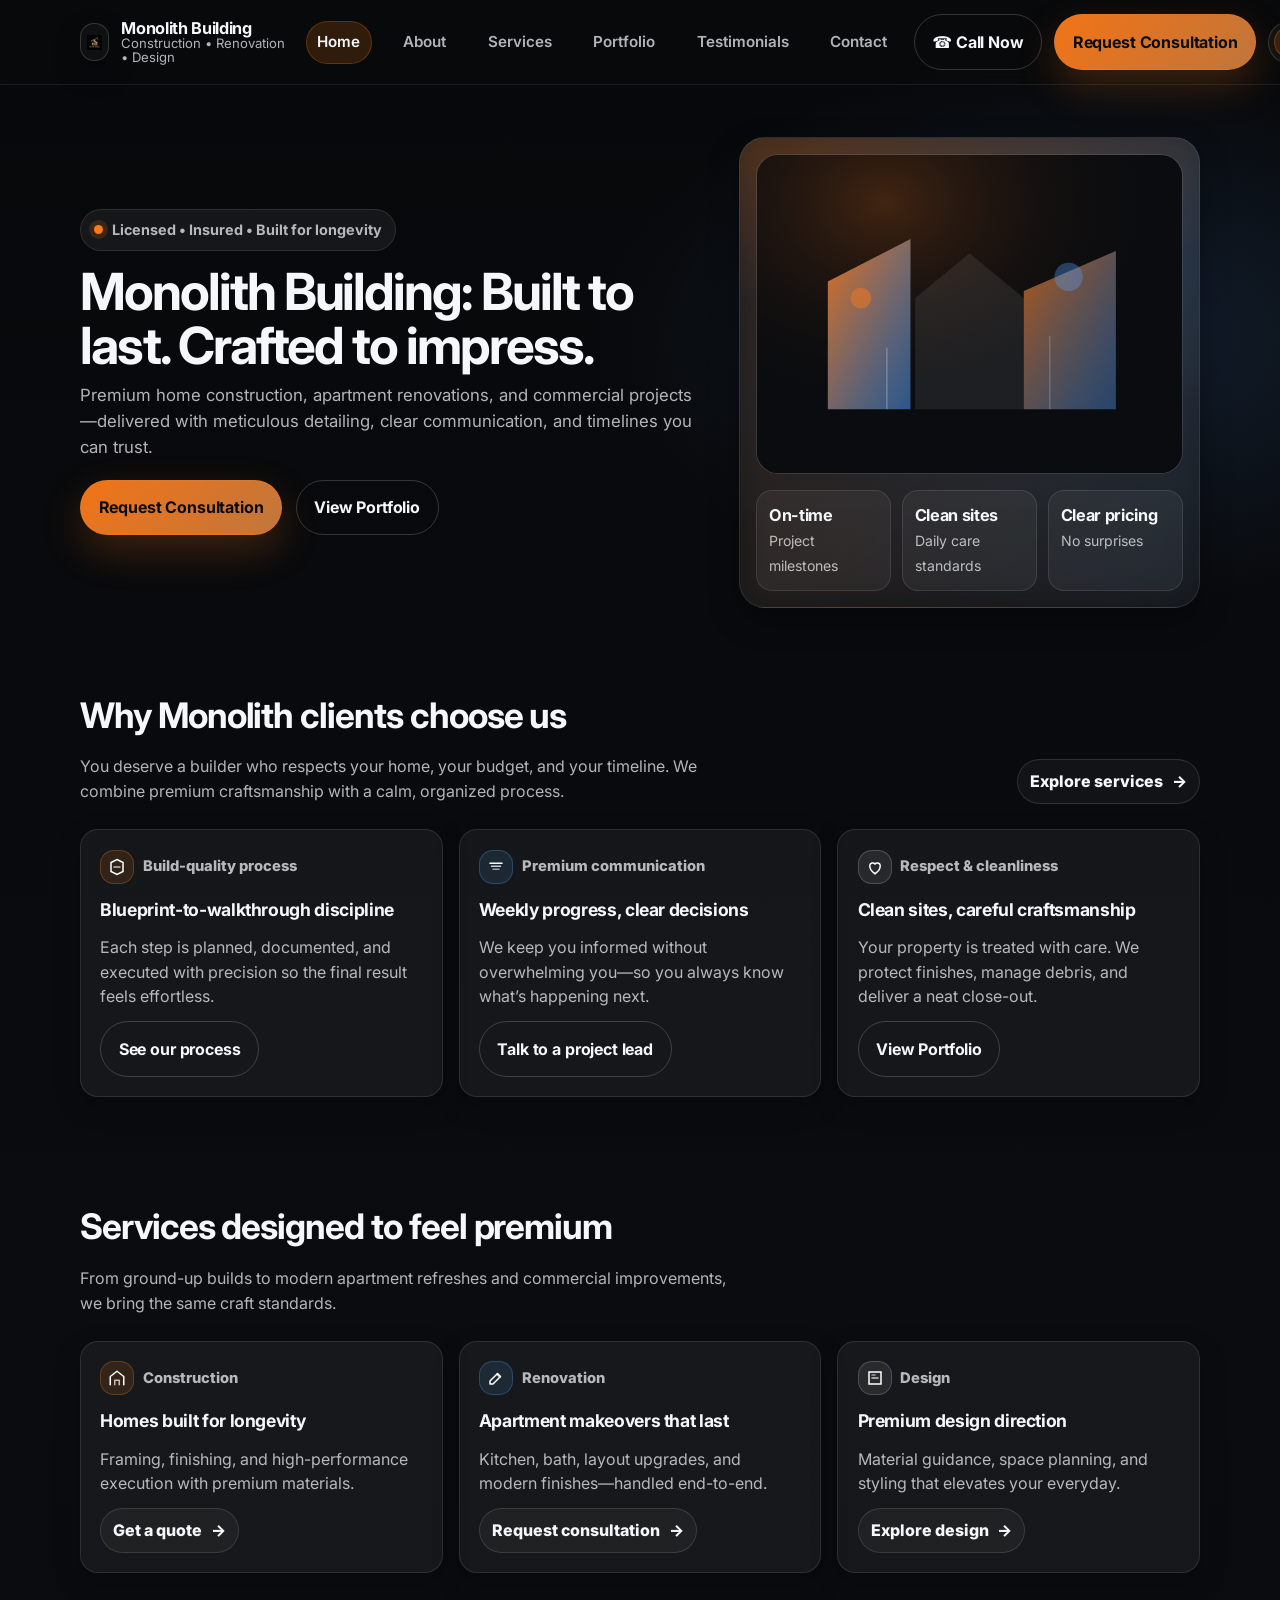
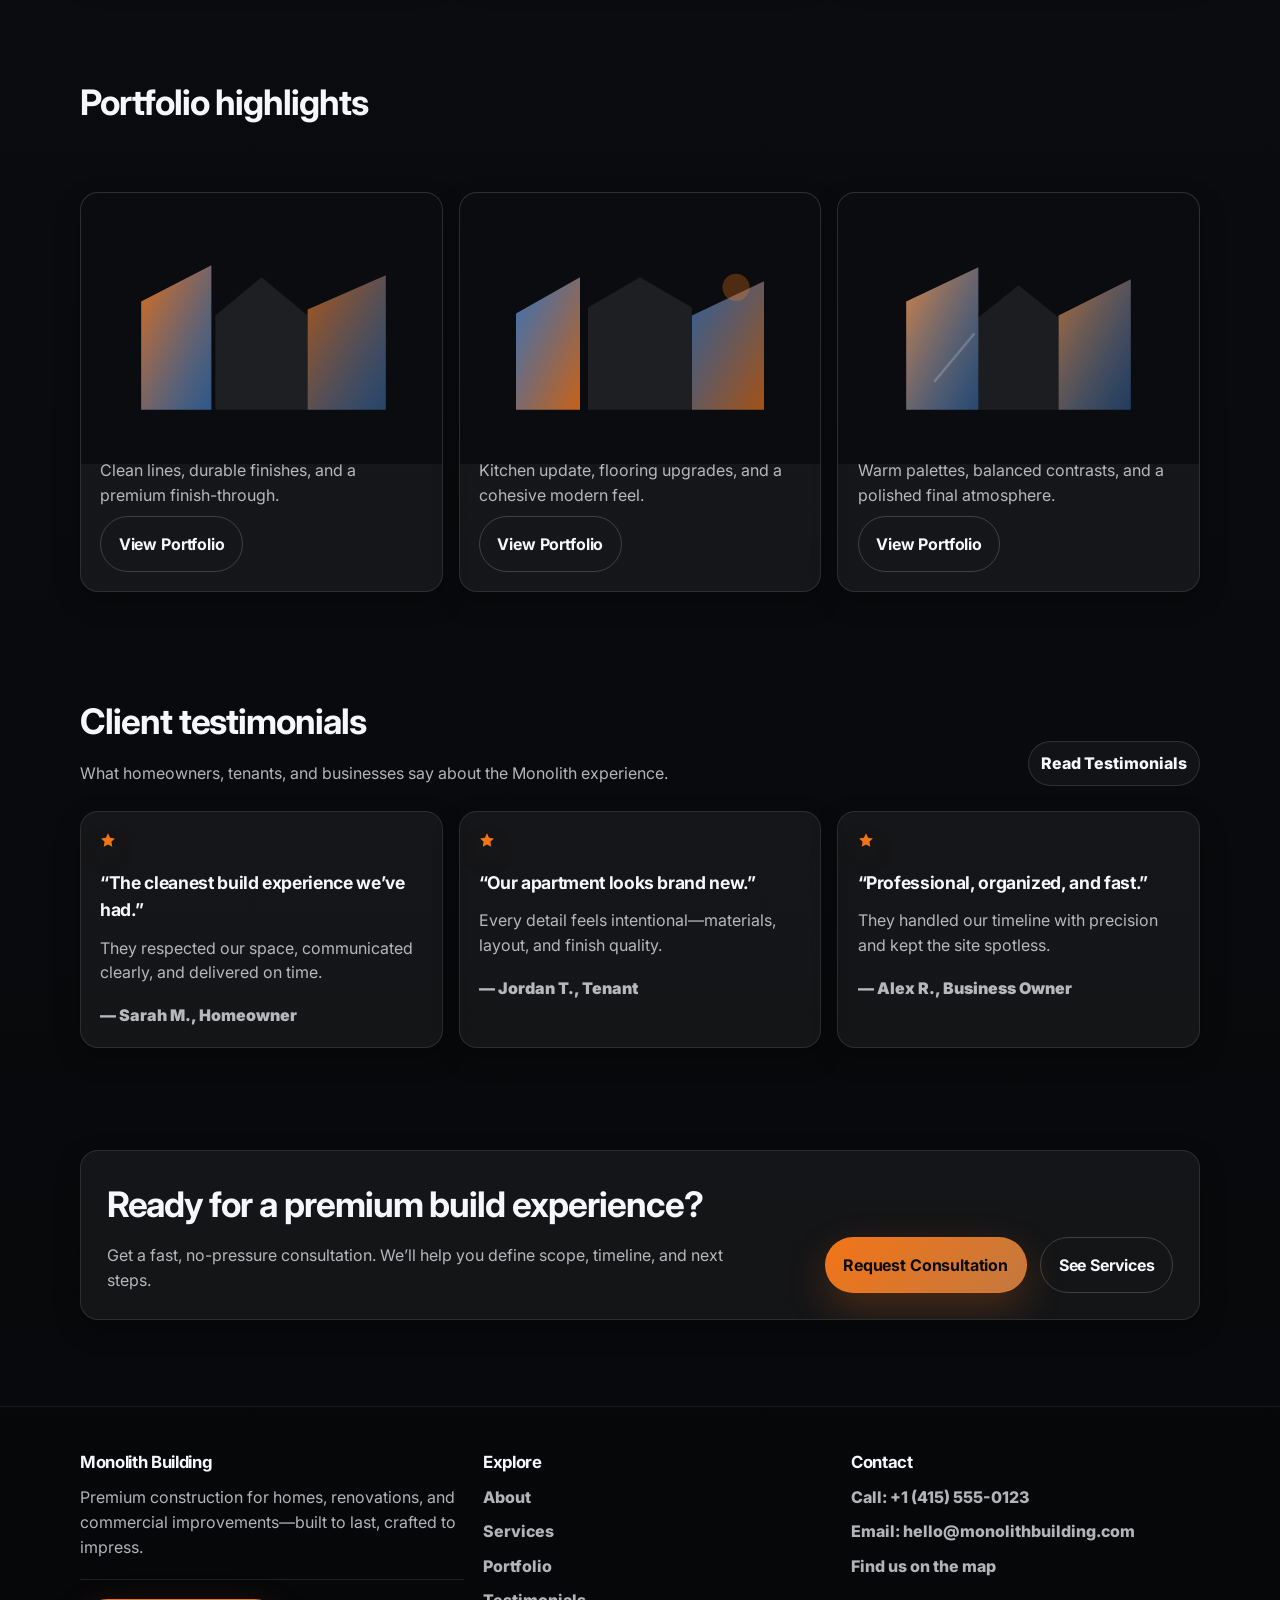
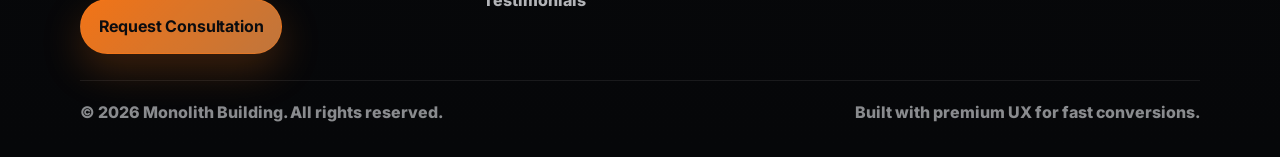
<file: index.html>
<!doctype html>
<html lang="en">
  <head>
    <meta charset="utf-8" />
    <meta name="viewport" content="width=device-width, initial-scale=1" />
    <meta name="theme-color" content="#0b0c0f" />
    <title>Monolith Building | Premium Home Construction & Renovations</title>
    <meta
      name="description"
      content="Monolith Building delivers premium home construction, apartment renovations, and commercial build-outs with transparent timelines, clean craftsmanship, and white-glove communication."
    />
    <meta property="og:title" content="Monolith Building | Premium Construction" />
    <meta
      property="og:description"
      content="Built to last. Crafted to impress—homes, renovations, and commercial projects."
    />

    <link rel="preconnect" href="https://fonts.googleapis.com" />
    <link rel="preconnect" href="https://fonts.gstatic.com" crossorigin />
    <link
      rel="stylesheet"
      href="https://fonts.googleapis.com/css2?family=Inter:wght@400;500;600;700&display=swap"
    />
    <link rel="stylesheet" href="assets/css/styles.css" />
    <link rel="icon" href="data:image/svg+xml,%3Csvg%20xmlns='http://www.w3.org/2000/svg'%20viewBox='0%200%2032%2032'%3E%3Cdefs%3E%3ClinearGradient%20id='g'%20x1='0'%20y1='0'%20x2='1'%20y2='1'%3E%3Cstop%20offset='0'%20stop-color='%23ff7a18'/%3E%3Cstop%20offset='1'%20stop-color='%2350a0ff'/%3E%3C/linearGradient%3E%3C/defs%3E%3Cpath%20d='M16%202%20L30%209%20V23%20L16%2030%20L2%2023%20V9%20L16%202%20Z'%20fill='url(%23g)'/%3E%3Cpath%20d='M12%2020%20L12%2012%20L16%209%20L20%2012%20V20%20Z'%20fill='%230b0c0f'%20opacity='.7'/%3E%3C/svg%3E" />
  </head>
  <body>
    <a class="skip-link" href="#content">Skip to content</a>

    <header class="site-header" role="banner">
      <div class="container header-inner">
        <a class="brand" href="index.html" aria-label="Monolith Building home">
          <span class="brand-mark">
            <img src="assets/logo.png" alt="Monolith Building logo" loading="eager" />
          </span>
          <span class="brand-name">
            <strong>Monolith Building</strong>
            <span>Construction • Renovation • Design</span>
          </span>
        </a>

        <nav class="nav" aria-label="Primary">
          <a href="index.html" data-nav-link>Home</a>
          <a href="about.html" data-nav-link>About</a>
          <a href="services.html" data-nav-link>Services</a>
          <a href="portfolio.html" data-nav-link>Portfolio</a>
          <a href="testimonials.html" data-nav-link>Testimonials</a>
          <a href="contact.html" data-nav-link>Contact</a>
        </nav>

        <div class="header-cta">
          <a class="btn btn-ghost" href="tel:+14155550123" aria-label="Call Monolith Building">
            <span aria-hidden="true">☎</span> Call Now
          </a>
          <a class="btn btn-primary" href="contact.html#contact-form">Get a Quote</a>

          <div class="lang-switch" role="group" aria-label="Language switcher">
            <button type="button" class="lang-btn" data-lang="en">EN</button>
            <button type="button" class="lang-btn" data-lang="hy">Հայ</button>
            <button type="button" class="lang-btn" data-lang="ru">RU</button>
          </div>

          <button
            class="icon-btn menu-btn"
            type="button"
            aria-label="Open menu"
            aria-controls="mobile-drawer"
          >
            <svg width="20" height="20" viewBox="0 0 24 24" fill="none" xmlns="http://www.w3.org/2000/svg" aria-hidden="true">
              <path d="M4 7H20" stroke="white" stroke-width="2" stroke-linecap="round"/>
              <path d="M4 12H20" stroke="white" stroke-width="2" stroke-linecap="round"/>
              <path d="M4 17H20" stroke="white" stroke-width="2" stroke-linecap="round"/>
            </svg>
          </button>
        </div>
      </div>

      <div class="mobile-drawer" id="mobile-drawer" aria-hidden="true">
        <div class="drawer-panel" role="dialog" aria-modal="true" aria-labelledby="drawer-title">
          <div class="drawer-top">
            <div class="brand-name">
              <strong id="drawer-title">Monolith Building</strong>
              <span>Premium construction, simplified.</span>
            </div>
            <button class="icon-btn drawer-close" type="button" aria-label="Close menu">
              <svg width="18" height="18" viewBox="0 0 24 24" fill="none" aria-hidden="true" xmlns="http://www.w3.org/2000/svg">
                <path d="M6 6L18 18" stroke="white" stroke-width="2" stroke-linecap="round"/>
                <path d="M18 6L6 18" stroke="white" stroke-width="2" stroke-linecap="round"/>
              </svg>
            </button>
          </div>

          <div class="drawer-links" aria-label="Mobile navigation">
            <a href="index.html" data-nav-link>Home</a>
            <a href="about.html" data-nav-link>About</a>
            <a href="services.html" data-nav-link>Services</a>
            <a href="portfolio.html" data-nav-link>Portfolio</a>
            <a href="testimonials.html" data-nav-link>Testimonials</a>
            <a href="contact.html" data-nav-link>Contact</a>
          </div>

          <div class="lang-switch" role="group" aria-label="Language switcher">
            <button type="button" class="lang-btn" data-lang="en">EN</button>
            <button type="button" class="lang-btn" data-lang="hy">Հայ</button>
            <button type="button" class="lang-btn" data-lang="ru">RU</button>
          </div>

          <div class="drawer-cta">
            <a class="btn btn-ghost" href="tel:+14155550123">
              <span aria-hidden="true">☎</span> Call Now
            </a>
            <a class="btn btn-primary" href="contact.html#contact-form">Request Consultation</a>
          </div>
        </div>
      </div>
    </header>

    <main id="content">
      <section class="hero">
        <div class="container hero-grid">
          <div>
            <span class="eyebrow reveal-up" data-reveal>
              <span class="eyebrow-dot" aria-hidden="true"></span> Licensed • Insured • Built for longevity
            </span>

            <h1 class="reveal-up" data-reveal>
              Monolith Building: Built to last. Crafted to impress.
            </h1>

            <p class="reveal-up" data-reveal>
              Premium home construction, apartment renovations, and commercial projects—delivered with
              meticulous detailing, clear communication, and timelines you can trust.
            </p>

            <div class="hero-actions reveal-up" data-reveal>
              <a class="btn btn-primary" href="contact.html#contact-form">
                Request Consultation
                <span aria-hidden="true">→</span>
              </a>
              <a class="btn btn-ghost" href="portfolio.html#portfolio">
                View Portfolio
                <span aria-hidden="true">↗</span>
              </a>
            </div>
          </div>

          <aside class="hero-media reveal-right" data-reveal aria-label="Project preview image">
            <div class="hero-media-inner">
              <img
                class="hero-media-img"
                src="data:image/svg+xml,%3Csvg%20xmlns='http://www.w3.org/2000/svg'%20viewBox='0%200%20900%20675'%20width='900'%20height='675'%3E%3Cdefs%3E%3ClinearGradient%20id='g'%20x1='0'%20y1='0'%20x2='1'%20y2='1'%3E%3Cstop%20offset='0'%20stop-color='%23ff7a18'%20stop-opacity='.95'/%3E%3Cstop%20offset='1'%20stop-color='%2350a0ff'%20stop-opacity='.55'/%3E%3C/linearGradient%3E%3CradialGradient%20id='r'%20cx='30%25'%20cy='15%25'%20r='65%25'%3E%3Cstop%20offset='0'%20stop-color='%23ff7a18'%20stop-opacity='.22'/%3E%3Cstop%20offset='1'%20stop-color='%230b0c0f'%20stop-opacity='0'/%3E%3C/radialGradient%3E%3C/defs%3E%3Crect%20width='900'%20height='675'%20fill='%230b0c0f'/%3E%3Crect%20width='900'%20height='675'%20fill='url(%23r)'/%3E%3Cpath%20d='M150%20540V270L325%20180V540Z'%20fill='url(%23g)'%20opacity='.92'/%3E%3Cpath%20d='M335%20540V305L450%20210L565%20305V540Z'%20fill='%23ffffff'%20opacity='.08'/%3E%3Cpath%20d='M565%20540V290L760%20205V540Z'%20fill='url(%23g)'%20opacity='.7'/%3E%3Cpath%20d='M275%20540L275%20410'%20stroke='%23ffffff'%20stroke-opacity='.25'%20stroke-width='3'/%3E%3Cpath%20d='M620%20540L620%20385'%20stroke='%23ffffff'%20stroke-opacity='.18'%20stroke-width='3'/%3E%3Ccircle%20cx='220'%20cy='305'%20r='22'%20fill='%23ff7a18'%20opacity='.45'/%3E%3Ccircle%20cx='660'%20cy='260'%20r='30'%20fill='%2350a0ff'%20opacity='.35'/%3E%3C/svg%3E"
                alt="Monolith Building premium construction concept"
                loading="lazy"
              />

              <div class="hero-badges" aria-label="Highlights">
                <div class="badge" data-reveal>
                  <strong>On-time</strong>
                  <span>Project milestones</span>
                </div>
                <div class="badge" data-reveal>
                  <strong>Clean sites</strong>
                  <span>Daily care standards</span>
                </div>
                <div class="badge" data-reveal>
                  <strong>Clear pricing</strong>
                  <span>No surprises</span>
                </div>
              </div>
            </div>
          </aside>
        </div>
      </section>

      <section class="section" aria-labelledby="why-monolith" id="why">
        <div class="container">
          <div class="section-top">
            <div>
              <h2 class="reveal-up" data-reveal id="why-monolith">Why Monolith clients choose us</h2>
              <p class="lead reveal-up" data-reveal>
                You deserve a builder who respects your home, your budget, and your timeline.
                We combine premium craftsmanship with a calm, organized process.
              </p>
            </div>
            <a class="link reveal-right" href="services.html#services" data-reveal>
              Explore services <span aria-hidden="true">→</span>
            </a>
          </div>

          <div class="grid-3">
            <article class="card card-pad card-feature" data-reveal>
              <div class="kicker">
                <span class="icon" aria-hidden="true">
                  <svg width="18" height="18" viewBox="0 0 24 24" fill="none" xmlns="http://www.w3.org/2000/svg">
                    <path d="M12 2L20 6V18L12 22L4 18V6L12 2Z" stroke="white" stroke-width="2"/>
                    <path d="M8 12H16" stroke="white" stroke-width="2" stroke-linecap="round" opacity=".7"/>
                  </svg>
                </span>
                Build-quality process
              </div>
              <h3>Blueprint-to-walkthrough discipline</h3>
              <p>
                Each step is planned, documented, and executed with precision so the final result feels
                effortless.
              </p>
              <div class="card-actions">
                <a class="btn btn-ghost" href="about.html#process">See our process</a>
              </div>
            </article>

            <article class="card card-pad card-feature" data-reveal>
              <div class="kicker">
                <span class="icon" aria-hidden="true" style="background: rgba(80,160,255,.12); border-color: rgba(80,160,255,.28);">
                  <svg width="18" height="18" viewBox="0 0 24 24" fill="none" xmlns="http://www.w3.org/2000/svg">
                    <path d="M4 7H20" stroke="white" stroke-width="2" stroke-linecap="round"/>
                    <path d="M6 11H18" stroke="white" stroke-width="2" stroke-linecap="round" opacity=".75"/>
                    <path d="M8 15H16" stroke="white" stroke-width="2" stroke-linecap="round" opacity=".55"/>
                  </svg>
                </span>
                Premium communication
              </div>
              <h3>Weekly progress, clear decisions</h3>
              <p>
                We keep you informed without overwhelming you—so you always know what’s happening next.
              </p>
              <div class="card-actions">
                <a class="btn btn-ghost" href="contact.html#contact-form">Talk to a project lead</a>
              </div>
            </article>

            <article class="card card-pad card-feature" data-reveal>
              <div class="kicker">
                <span class="icon" aria-hidden="true" style="background: rgba(255,255,255,.08); border-color: rgba(255,255,255,.18);">
                  <svg width="18" height="18" viewBox="0 0 24 24" fill="none" xmlns="http://www.w3.org/2000/svg">
                    <path d="M12 21s7-4.5 7-11a4 4 0 0 0-7-2 4 4 0 0 0-7 2c0 6.5 7 11 7 11Z" stroke="white" stroke-width="2"/>
                  </svg>
                </span>
                Respect & cleanliness
              </div>
              <h3>Clean sites, careful craftsmanship</h3>
              <p>
                Your property is treated with care. We protect finishes, manage debris, and deliver
                a neat close-out.
              </p>
              <div class="card-actions">
                <a class="btn btn-ghost" href="portfolio.html#portfolio">See recent work</a>
              </div>
            </article>
          </div>
        </div>
      </section>

      <section class="section" aria-labelledby="quick-services">
        <div class="container">
          <div class="section-top">
            <div>
              <h2 class="reveal-up" data-reveal id="quick-services">Services designed to feel premium</h2>
              <p class="lead reveal-up" data-reveal>
                From ground-up builds to modern apartment refreshes and commercial improvements,
                we bring the same craft standards.
              </p>
            </div>
          </div>

          <div class="grid-3">
            <article class="card card-pad card-feature" data-reveal>
              <div class="kicker">
                <span class="icon" aria-hidden="true">
                  <svg width="18" height="18" viewBox="0 0 24 24" fill="none" xmlns="http://www.w3.org/2000/svg">
                    <path d="M3 21V10L12 3l9 7v11" stroke="white" stroke-width="2" stroke-linecap="round" stroke-linejoin="round"/>
                    <path d="M9 21v-6h6v6" stroke="white" stroke-width="2" stroke-linecap="round" stroke-linejoin="round" opacity=".7"/>
                  </svg>
                </span>
                Construction
              </div>
              <h3>Homes built for longevity</h3>
              <p>Framing, finishing, and high-performance execution with premium materials.</p>
              <div class="card-actions">
                <a class="link" href="services.html#construction">Get a quote <span aria-hidden="true">→</span></a>
              </div>
            </article>

            <article class="card card-pad card-feature" data-reveal>
              <div class="kicker">
                <span class="icon" aria-hidden="true" style="background: rgba(80,160,255,.12); border-color: rgba(80,160,255,.28);">
                  <svg width="18" height="18" viewBox="0 0 24 24" fill="none" xmlns="http://www.w3.org/2000/svg">
                    <path d="M4 20h4l10-10-4-4L4 16v4Z" stroke="white" stroke-width="2" stroke-linecap="round" stroke-linejoin="round"/>
                    <path d="M13 7l4 4" stroke="white" stroke-width="2" stroke-linecap="round" opacity=".7"/>
                  </svg>
                </span>
                Renovation
              </div>
              <h3>Apartment makeovers that last</h3>
              <p>Kitchen, bath, layout upgrades, and modern finishes—handled end-to-end.</p>
              <div class="card-actions">
                <a class="link" href="services.html#renovation">Request consultation <span aria-hidden="true">→</span></a>
              </div>
            </article>

            <article class="card card-pad card-feature" data-reveal>
              <div class="kicker">
                <span class="icon" aria-hidden="true" style="background: rgba(255,255,255,.08); border-color: rgba(255,255,255,.18);">
                  <svg width="18" height="18" viewBox="0 0 24 24" fill="none" xmlns="http://www.w3.org/2000/svg">
                    <path d="M4 20V4h16v16H4Z" stroke="white" stroke-width="2"/>
                    <path d="M8 12h8" stroke="white" stroke-width="2" stroke-linecap="round" opacity=".75"/>
                    <path d="M8 8h4" stroke="white" stroke-width="2" stroke-linecap="round" opacity=".55"/>
                  </svg>
                </span>
                Design
              </div>
              <h3>Premium design direction</h3>
              <p>Material guidance, space planning, and styling that elevates your everyday.</p>
              <div class="card-actions">
                <a class="link" href="services.html#design">Explore design <span aria-hidden="true">→</span></a>
              </div>
            </article>
          </div>
        </div>
      </section>

      <section class="section" aria-labelledby="portfolio-preview">
        <div class="container">
          <div class="section-top">
            <div>
              <h2 class="reveal-up" data-reveal id="portfolio-preview">Portfolio highlights</h2>
              <p class="lead reveal-up" data-reveal>
                A snapshot of recent builds, renovations, and design-forward transformations.
              </p>
            </div>
            <a class="link reveal-right" href="portfolio.html#portfolio" data-reveal>
              View all projects <span aria-hidden="true">→</span>
            </a>
          </div>

          <div class="portfolio-grid">
            <article class="card project" data-category="construction">
              <div class="project-media">
                <img
                  src="data:image/svg+xml,%3Csvg%20xmlns='http://www.w3.org/2000/svg'%20viewBox='0%200%20900%20675'%3E%3Cdefs%3E%3ClinearGradient%20id='g'%20x1='0'%20y1='0'%20x2='1'%20y2='1'%3E%3Cstop%20offset='0'%20stop-color='%23ff7a18'%20stop-opacity='.95'/%3E%3Cstop%20offset='1'%20stop-color='%2350a0ff'%20stop-opacity='.55'/%3E%3C/linearGradient%3E%3C/defs%3E%3Crect%20width='900'%20height='675'%20fill='%230b0c0f'/%3E%3Cpath%20d='M150%20540V270L325%20180V540Z'%20fill='url(%23g)'%20opacity='.92'/%3E%3Cpath%20d='M335%20540V305L450%20210L565%20305V540Z'%20fill='%23ffffff'%20opacity='.08'/%3E%3Cpath%20d='M565%20540V290L760%20205V540Z'%20fill='url(%23g)'%20opacity='.7'/%3E%3C/svg%3E"
                  alt="Construction project thumbnail"
                  loading="lazy"
                />
              </div>
              <div class="project-body">
                <div class="project-meta">
                  <span class="tag">Construction</span>
                  <span>Family Home</span>
                </div>
                <h3>Modern Elevation Build</h3>
                <p>Clean lines, durable finishes, and a premium finish-through.</p>
                <div class="project-actions">
                  <a class="btn btn-ghost" href="portfolio.html#portfolio">Explore case</a>
                </div>
              </div>
            </article>

            <article class="card project" data-category="renovation">
              <div class="project-media">
                <img
                  src="data:image/svg+xml,%3Csvg%20xmlns='http://www.w3.org/2000/svg'%20viewBox='0%200%20900%20675'%3E%3Cdefs%3E%3ClinearGradient%20id='g'%20x1='0'%20y1='0'%20x2='1'%20y2='1'%3E%3Cstop%20offset='0'%20stop-color='%2350a0ff'%20stop-opacity='.8'/%3E%3Cstop%20offset='1'%20stop-color='%23ff7a18'%20stop-opacity='.9'/%3E%3C/linearGradient%3E%3C/defs%3E%3Crect%20width='900'%20height='675'%20fill='%230b0c0f'/%3E%3Cpath%20d='M140%20540V300L300%20210V540Z'%20fill='url(%23g)'%20opacity='.86'/%3E%3Cpath%20d='M320%20540V285L450%20210L580%20285V540Z'%20fill='%23ffffff'%20opacity='.08'/%3E%3Cpath%20d='M580%20540V305L760%20220V540Z'%20fill='url(%23g)'%20opacity='.7'/%3E%3Ccircle%20cx='690'%20cy='235'%20r='34'%20fill='%23ff7a18'%20opacity='.28'/%3E%3C/svg%3E"
                  alt="Renovation project thumbnail"
                  loading="lazy"
                />
              </div>
              <div class="project-body">
                <div class="project-meta">
                  <span class="tag">Renovation</span>
                  <span>Apartment</span>
                </div>
                <h3>Light & Space Refresh</h3>
                <p>Kitchen update, flooring upgrades, and a cohesive modern feel.</p>
                <div class="project-actions">
                  <a class="btn btn-ghost" href="portfolio.html#portfolio">Explore case</a>
                </div>
              </div>
            </article>

            <article class="card project" data-category="design">
              <div class="project-media">
                <img
                  src="data:image/svg+xml,%3Csvg%20xmlns='http://www.w3.org/2000/svg'%20viewBox='0%200%20900%20675'%3E%3Cdefs%3E%3ClinearGradient%20id='g'%20x1='0'%20y1='0'%20x2='1'%20y2='1'%3E%3Cstop%20offset='0'%20stop-color='%23ff9b4d'%20stop-opacity='.92'/%3E%3Cstop%20offset='1'%20stop-color='%2350a0ff'%20stop-opacity='.45'/%3E%3C/linearGradient%3E%3C/defs%3E%3Crect%20width='900'%20height='675'%20fill='%230b0c0f'/%3E%3Cpath%20d='M170%20540V270L350%20185V540Z'%20fill='url(%23g)'%20opacity='.9'/%3E%3Cpath%20d='M350%20540V310L450%20230L550%20310V540Z'%20fill='%23ffffff'%20opacity='.07'/%3E%3Cpath%20d='M550%20540V305L730%20215V540Z'%20fill='url(%23g)'%20opacity='.72'/%3E%3Cpath%20d='M240%20470%20L340%20350'%20stroke='%23ffffff'%20stroke-opacity='.2'%20stroke-width='6'/%3E%3C/svg%3E"
                  alt="Design project thumbnail"
                  loading="lazy"
                />
              </div>
              <div class="project-body">
                <div class="project-meta">
                  <span class="tag">Design</span>
                  <span>Interior Upgrade</span>
                </div>
                <h3>Premium Material Direction</h3>
                <p>Warm palettes, balanced contrasts, and a polished final atmosphere.</p>
                <div class="project-actions">
                  <a class="btn btn-ghost" href="portfolio.html#portfolio">Explore case</a>
                </div>
              </div>
            </article>
          </div>
        </div>
      </section>

      <section class="section" aria-labelledby="testimonials-preview">
        <div class="container">
          <div class="section-top">
            <div>
              <h2 class="reveal-up" data-reveal id="testimonials-preview">Client testimonials</h2>
              <p class="lead reveal-up" data-reveal>
                What homeowners, tenants, and businesses say about the Monolith experience.
              </p>
            </div>
            <a class="link reveal-right" href="testimonials.html#testimonials" data-reveal>
              Read more <span aria-hidden="true">→</span>
            </a>
          </div>

          <div class="grid-3">
            <article class="card card-pad card-feature" data-reveal>
              <div class="stars" aria-hidden="true">
                <svg class="star" viewBox="0 0 24 24"><path d="M12 2l3.1 6.6 7.3 1.1-5.3 5.1 1.3 7.2-6.4-3.4-6.4 3.4 1.3-7.2-5.3-5.1 7.3-1.1L12 2z"/></svg>
              </div>
              <h3>“The cleanest build experience we’ve had.”</h3>
              <p>They respected our space, communicated clearly, and delivered on time.</p>
              <div class="muted" style="font-weight:900; margin-top:.35rem;">— Sarah M., Homeowner</div>
            </article>
            <article class="card card-pad card-feature" data-reveal>
              <div class="stars" aria-hidden="true">
                <svg class="star" viewBox="0 0 24 24"><path d="M12 2l3.1 6.6 7.3 1.1-5.3 5.1 1.3 7.2-6.4-3.4-6.4 3.4 1.3-7.2-5.3-5.1 7.3-1.1L12 2z"/></svg>
              </div>
              <h3>“Our apartment looks brand new.”</h3>
              <p>Every detail feels intentional—materials, layout, and finish quality.</p>
              <div class="muted" style="font-weight:900; margin-top:.35rem;">— Jordan T., Tenant</div>
            </article>
            <article class="card card-pad card-feature" data-reveal>
              <div class="stars" aria-hidden="true">
                <svg class="star" viewBox="0 0 24 24"><path d="M12 2l3.1 6.6 7.3 1.1-5.3 5.1 1.3 7.2-6.4-3.4-6.4 3.4 1.3-7.2-5.3-5.1 7.3-1.1L12 2z"/></svg>
              </div>
              <h3>“Professional, organized, and fast.”</h3>
              <p>They handled our timeline with precision and kept the site spotless.</p>
              <div class="muted" style="font-weight:900; margin-top:.35rem;">— Alex R., Business Owner</div>
            </article>
          </div>
        </div>
      </section>

      <section class="section" aria-labelledby="cta-final">
        <div class="container">
          <div class="card">
            <div class="card-pad" style="padding: 1.6rem;">
              <div class="section-top" style="margin: 0;">
                <div>
                  <h2 class="reveal-up" data-reveal id="cta-final">Ready for a premium build experience?</h2>
                  <p class="lead reveal-up" data-reveal style="margin-bottom:0;">
                    Get a fast, no-pressure consultation. We’ll help you define scope, timeline, and next steps.
                  </p>
                </div>
                <div class="hero-actions reveal-right" data-reveal>
                  <a class="btn btn-primary" href="contact.html#contact-form">Get a Quote</a>
                  <a class="btn btn-ghost" href="services.html">See Services</a>
                </div>
              </div>
            </div>
          </div>
        </div>
      </section>
    </main>

    <footer role="contentinfo">
      <div class="container footer-grid">
        <div class="footer-col">
          <h3>Monolith Building</h3>
          <p>
            Premium construction for homes, renovations, and commercial improvements—built to last,
            crafted to impress.
          </p>
          <div class="divider"></div>
          <a class="btn btn-primary" href="contact.html#contact-form">Request Consultation</a>
        </div>
        <div class="footer-col">
          <h3>Explore</h3>
          <div class="footer-links">
            <a href="about.html">About Us</a>
            <a href="services.html">Services</a>
            <a href="portfolio.html">Portfolio</a>
            <a href="testimonials.html">Client Testimonials</a>
          </div>
        </div>
        <div class="footer-col">
          <h3>Contact</h3>
          <div class="footer-links">
            <a href="tel:+14155550123">Call: +1 (415) 555-0123</a>
            <a href="mailto:hello@monolithbuilding.com">Email: hello@monolithbuilding.com</a>
            <a href="contact.html#map">Find us on the map</a>
          </div>
        </div>
      </div>

      <div class="container footer-bottom">
        <span>© <span id="year"></span> Monolith Building. All rights reserved.</span>
        <span>Built with premium UX for fast conversions.</span>
      </div>
    </footer>

    <script>
      // Lightweight footer year (kept inline to avoid another JS round trip)
      document.getElementById("year").textContent = String(new Date().getFullYear());
    </script>
    <script defer src="assets/js/main.js"></script>
  </body>
</html>
</file>
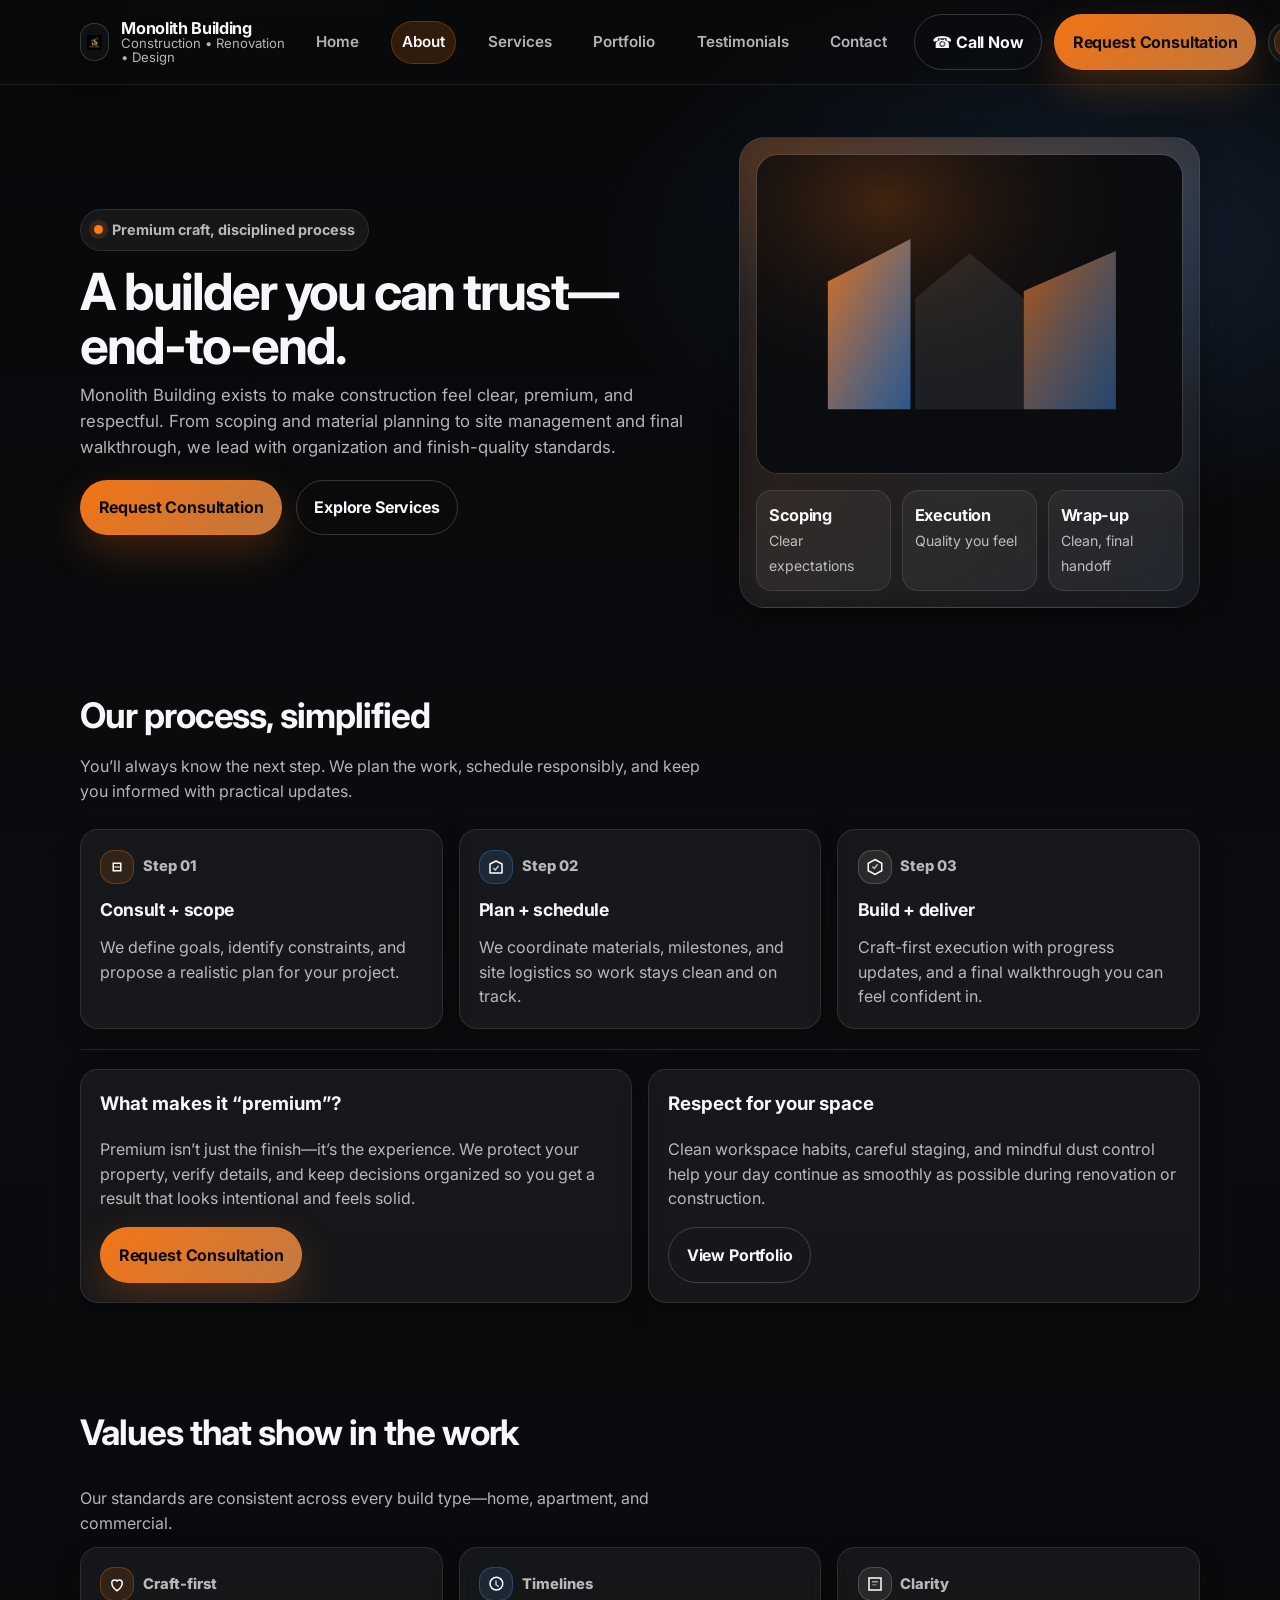
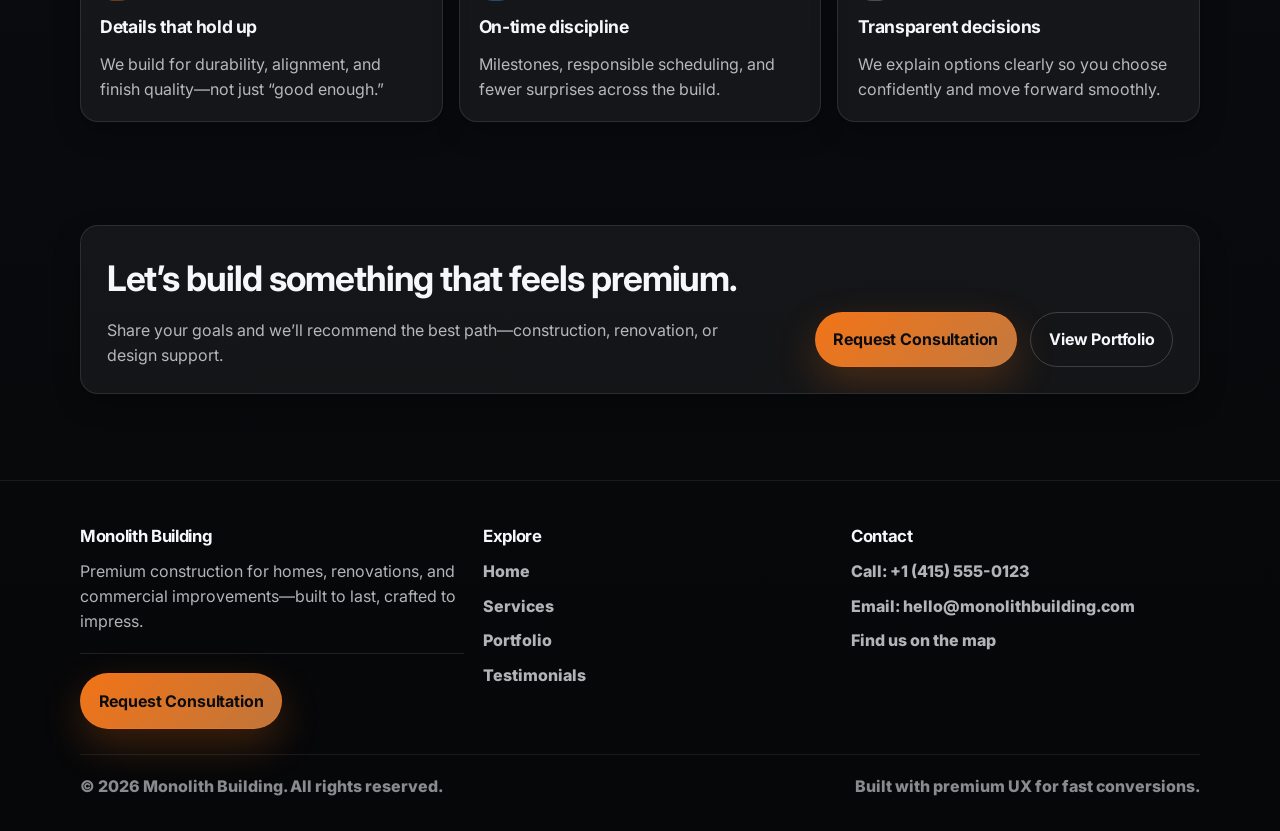
<file: about.html>
<!doctype html>
<html lang="en">
  <head>
    <meta charset="utf-8" />
    <meta name="viewport" content="width=device-width, initial-scale=1" />
    <meta name="theme-color" content="#0b0c0f" />
    <title>About Monolith Building | Premium Construction & Renovations</title>
    <meta
      name="description"
      content="Learn how Monolith Building delivers premium home construction, apartment renovations, and commercial projects—through disciplined planning, clean execution, and white-glove communication."
    />
    <meta property="og:title" content="About Monolith Building" />
    <meta
      property="og:description"
      content="A premium build experience: process-driven, client-focused, and built to last."
    />
    <link rel="preconnect" href="https://fonts.googleapis.com" />
    <link rel="preconnect" href="https://fonts.gstatic.com" crossorigin />
    <link
      rel="stylesheet"
      href="https://fonts.googleapis.com/css2?family=Inter:wght@400;500;600;700&display=swap"
    />
    <link rel="stylesheet" href="assets/css/styles.css" />
  </head>
  <body>
    <a class="skip-link" href="#content">Skip to content</a>

    <header class="site-header" role="banner">
      <div class="container header-inner">
        <a class="brand" href="index.html" aria-label="Monolith Building home">
          <span class="brand-mark">
            <img src="assets/logo.png" alt="Monolith Building logo" loading="eager" />
          </span>
          <span class="brand-name">
            <strong>Monolith Building</strong>
            <span>Construction • Renovation • Design</span>
          </span>
        </a>

        <nav class="nav" aria-label="Primary">
          <a href="index.html" data-nav-link>Home</a>
          <a href="about.html" data-nav-link>About</a>
          <a href="services.html" data-nav-link>Services</a>
          <a href="portfolio.html" data-nav-link>Portfolio</a>
          <a href="testimonials.html" data-nav-link>Testimonials</a>
          <a href="contact.html" data-nav-link>Contact</a>
        </nav>

        <div class="header-cta">
          <a class="btn btn-ghost" href="tel:+14155550123" aria-label="Call Monolith Building">
            <span aria-hidden="true">☎</span> Call Now
          </a>
          <a class="btn btn-primary" href="contact.html#contact-form">Get a Quote</a>

          <div class="lang-switch" role="group" aria-label="Language switcher">
            <button type="button" class="lang-btn" data-lang="en">EN</button>
            <button type="button" class="lang-btn" data-lang="hy">Հայ</button>
            <button type="button" class="lang-btn" data-lang="ru">RU</button>
          </div>

          <button
            class="icon-btn menu-btn"
            type="button"
            aria-label="Open menu"
            aria-controls="mobile-drawer"
          >
            <svg width="20" height="20" viewBox="0 0 24 24" fill="none" xmlns="http://www.w3.org/2000/svg" aria-hidden="true">
              <path d="M4 7H20" stroke="white" stroke-width="2" stroke-linecap="round"/>
              <path d="M4 12H20" stroke="white" stroke-width="2" stroke-linecap="round"/>
              <path d="M4 17H20" stroke="white" stroke-width="2" stroke-linecap="round"/>
            </svg>
          </button>
        </div>
      </div>

      <div class="mobile-drawer" id="mobile-drawer" aria-hidden="true">
        <div class="drawer-panel" role="dialog" aria-modal="true" aria-labelledby="drawer-title">
          <div class="drawer-top">
            <div class="brand-name">
              <strong id="drawer-title">Monolith Building</strong>
              <span>Premium construction, simplified.</span>
            </div>
            <button class="icon-btn drawer-close" type="button" aria-label="Close menu">
              <svg width="18" height="18" viewBox="0 0 24 24" fill="none" aria-hidden="true" xmlns="http://www.w3.org/2000/svg">
                <path d="M6 6L18 18" stroke="white" stroke-width="2" stroke-linecap="round"/>
                <path d="M18 6L6 18" stroke="white" stroke-width="2" stroke-linecap="round"/>
              </svg>
            </button>
          </div>

          <div class="drawer-links" aria-label="Mobile navigation">
            <a href="index.html" data-nav-link>Home</a>
            <a href="about.html" data-nav-link>About</a>
            <a href="services.html" data-nav-link>Services</a>
            <a href="portfolio.html" data-nav-link>Portfolio</a>
            <a href="testimonials.html" data-nav-link>Testimonials</a>
            <a href="contact.html" data-nav-link>Contact</a>
          </div>

          <div class="lang-switch" role="group" aria-label="Language switcher">
            <button type="button" class="lang-btn" data-lang="en">EN</button>
            <button type="button" class="lang-btn" data-lang="hy">Հայ</button>
            <button type="button" class="lang-btn" data-lang="ru">RU</button>
          </div>

          <div class="drawer-cta">
            <a class="btn btn-ghost" href="tel:+14155550123">
              <span aria-hidden="true">☎</span> Call Now
            </a>
            <a class="btn btn-primary" href="contact.html#contact-form">Request Consultation</a>
          </div>
        </div>
      </div>
    </header>

    <main id="content">
      <section class="hero" aria-labelledby="about-hero">
        <div class="container hero-grid">
          <div>
            <span class="eyebrow reveal-up" data-reveal>
              <span class="eyebrow-dot" aria-hidden="true"></span> Premium craft, disciplined process
            </span>
            <h1 class="reveal-up" data-reveal id="about-hero">A builder you can trust—end-to-end.</h1>
            <p class="reveal-up" data-reveal>
              Monolith Building exists to make construction feel clear, premium, and respectful.
              From scoping and material planning to site management and final walkthrough, we lead with
              organization and finish-quality standards.
            </p>
            <div class="hero-actions reveal-up" data-reveal>
              <a class="btn btn-primary" href="contact.html#contact-form">Request Consultation</a>
              <a class="btn btn-ghost" href="services.html">Explore Services</a>
            </div>
          </div>

          <aside class="hero-media reveal-right" data-reveal aria-label="Monolith Building team overview">
            <div class="hero-media-inner">
              <img
                class="hero-media-img"
                loading="lazy"
                alt="Monolith Building premium team concept image"
                src="data:image/svg+xml,%3Csvg%20xmlns='http://www.w3.org/2000/svg'%20viewBox='0%200%20900%20675'%3E%3Cdefs%3E%3ClinearGradient%20id='g'%20x1='0'%20y1='0'%20x2='1'%20y2='1'%3E%3Cstop%20offset='0'%20stop-color='%23ff7a18'%20stop-opacity='.95'/%3E%3Cstop%20offset='1'%20stop-color='%2350a0ff'%20stop-opacity='.55'/%3E%3C/linearGradient%3E%3CradialGradient%20id='r'%20cx='30%25'%20cy='15%25'%20r='65%25'%3E%3Cstop%20offset='0'%20stop-color='%23ff7a18'%20stop-opacity='.22'/%3E%3Cstop%20offset='1'%20stop-color='%230b0c0f'%20stop-opacity='0'/%3E%3C/radialGradient%3E%3C/defs%3E%3Crect%20width='900'%20height='675'%20fill='%230b0c0f'/%3E%3Crect%20width='900'%20height='675'%20fill='url(%23r)'/%3E%3Cpath%20d='M150%20540V270L325%20180V540Z'%20fill='url(%23g)'%20opacity='.92'/%3E%3Cpath%20d='M335%20540V305L450%20210L565%20305V540Z'%20fill='%23ffffff'%20opacity='.08'/%3E%3Cpath%20d='M565%20540V290L760%20205V540Z'%20fill='url(%23g)'%20opacity='.7'/%3E%3C/svg%3E"
              />
              <div class="hero-badges" aria-label="Brand promises">
                <div class="badge" data-reveal>
                  <strong>Scoping</strong>
                  <span>Clear expectations</span>
                </div>
                <div class="badge" data-reveal>
                  <strong>Execution</strong>
                  <span>Quality you feel</span>
                </div>
                <div class="badge" data-reveal>
                  <strong>Wrap-up</strong>
                  <span>Clean, final handoff</span>
                </div>
              </div>
            </div>
          </aside>
        </div>
      </section>

      <section class="section" aria-labelledby="process">
        <div class="container">
          <div class="section-top">
            <div>
              <h2 class="reveal-up" data-reveal id="process">Our process, simplified</h2>
              <p class="lead reveal-up" data-reveal>
                You’ll always know the next step. We plan the work, schedule responsibly, and keep you
                informed with practical updates.
              </p>
            </div>
          </div>

          <div class="grid-3">
            <article class="card card-pad card-feature" data-reveal>
              <div class="kicker">
                <span class="icon" aria-hidden="true">
                  <svg width="18" height="18" viewBox="0 0 24 24" fill="none" xmlns="http://www.w3.org/2000/svg">
                    <path d="M7 7h10v10H7V7Z" stroke="white" stroke-width="2"/>
                    <path d="M9 12h6" stroke="white" stroke-width="2" stroke-linecap="round" opacity=".7"/>
                  </svg>
                </span>
                Step 01
              </div>
              <h3>Consult + scope</h3>
              <p>We define goals, identify constraints, and propose a realistic plan for your project.</p>
            </article>

            <article class="card card-pad card-feature" data-reveal>
              <div class="kicker">
                <span class="icon" aria-hidden="true" style="background: rgba(80,160,255,.12); border-color: rgba(80,160,255,.28);">
                  <svg width="18" height="18" viewBox="0 0 24 24" fill="none" xmlns="http://www.w3.org/2000/svg">
                    <path d="M4 20V8l8-4 8 4v12H4Z" stroke="white" stroke-width="2" stroke-linejoin="round"/>
                    <path d="M9 14l2 2 4-5" stroke="white" stroke-width="2" stroke-linecap="round" stroke-linejoin="round" opacity=".75"/>
                  </svg>
                </span>
                Step 02
              </div>
              <h3>Plan + schedule</h3>
              <p>We coordinate materials, milestones, and site logistics so work stays clean and on track.</p>
            </article>

            <article class="card card-pad card-feature" data-reveal>
              <div class="kicker">
                <span class="icon" aria-hidden="true" style="background: rgba(255,255,255,.08); border-color: rgba(255,255,255,.18);">
                  <svg width="18" height="18" viewBox="0 0 24 24" fill="none" xmlns="http://www.w3.org/2000/svg">
                    <path d="M12 2L21 7v10l-9 5-9-5V7l9-5Z" stroke="white" stroke-width="2"/>
                    <path d="M9 12l2 2 4-5" stroke="white" stroke-width="2" stroke-linecap="round" stroke-linejoin="round" opacity=".7"/>
                  </svg>
                </span>
                Step 03
              </div>
              <h3>Build + deliver</h3>
              <p>Craft-first execution with progress updates, and a final walkthrough you can feel confident in.</p>
            </article>
          </div>

          <div class="divider"></div>

          <div class="grid-2">
            <article class="card card-pad" data-reveal>
              <h3 style="margin-top:0;">What makes it “premium”?</h3>
              <p class="muted">
                Premium isn’t just the finish—it’s the experience. We protect your property, verify details,
                and keep decisions organized so you get a result that looks intentional and feels solid.
              </p>
              <div class="card-actions" style="margin-top:1rem;">
                <a class="btn btn-primary" href="contact.html#contact-form">Get a premium quote</a>
              </div>
            </article>
            <article class="card card-pad" data-reveal>
              <h3 style="margin-top:0;">Respect for your space</h3>
              <p class="muted">
                Clean workspace habits, careful staging, and mindful dust control help your day continue
                as smoothly as possible during renovation or construction.
              </p>
              <div class="card-actions" style="margin-top:1rem;">
                <a class="btn btn-ghost" href="portfolio.html#portfolio">See our results</a>
              </div>
            </article>
          </div>
        </div>
      </section>

      <section class="section" aria-labelledby="values">
        <div class="container">
          <div class="section-top">
            <div>
              <h2 class="reveal-up" data-reveal id="values">Values that show in the work</h2>
              <p class="lead reveal-up" data-reveal">
                Our standards are consistent across every build type—home, apartment, and commercial.
              </p>
            </div>
          </div>

          <div class="grid-3">
            <article class="card card-pad card-feature" data-reveal>
              <div class="kicker">
                <span class="icon" aria-hidden="true">
                  <svg width="18" height="18" viewBox="0 0 24 24" fill="none" xmlns="http://www.w3.org/2000/svg">
                    <path d="M12 21s7-4.5 7-11a4 4 0 0 0-7-2 4 4 0 0 0-7 2c0 6.5 7 11 7 11Z" stroke="white" stroke-width="2"/>
                  </svg>
                </span>
                Craft-first
              </div>
              <h3>Details that hold up</h3>
              <p>We build for durability, alignment, and finish quality—not just “good enough.”</p>
            </article>

            <article class="card card-pad card-feature" data-reveal>
              <div class="kicker">
                <span class="icon" aria-hidden="true" style="background: rgba(80,160,255,.12); border-color: rgba(80,160,255,.28);">
                  <svg width="18" height="18" viewBox="0 0 24 24" fill="none" xmlns="http://www.w3.org/2000/svg">
                    <path d="M21 11.5a8.5 8.5 0 1 1-17 0 8.5 8.5 0 0 1 17 0Z" stroke="white" stroke-width="2"/>
                    <path d="M12 8v5l3 2" stroke="white" stroke-width="2" stroke-linecap="round" stroke-linejoin="round" opacity=".75"/>
                  </svg>
                </span>
                Timelines
              </div>
              <h3>On-time discipline</h3>
              <p>Milestones, responsible scheduling, and fewer surprises across the build.</p>
            </article>

            <article class="card card-pad card-feature" data-reveal>
              <div class="kicker">
                <span class="icon" aria-hidden="true" style="background: rgba(255,255,255,.08); border-color: rgba(255,255,255,.18);">
                  <svg width="18" height="18" viewBox="0 0 24 24" fill="none" xmlns="http://www.w3.org/2000/svg">
                    <path d="M4 4h16v16H4V4Z" stroke="white" stroke-width="2"/>
                    <path d="M8 8h8v2H8V8Z" fill="white" opacity=".55"/>
                    <path d="M8 12h6v2H8v-2Z" fill="white" opacity=".35"/>
                  </svg>
                </span>
                Clarity
              </div>
              <h3>Transparent decisions</h3>
              <p>We explain options clearly so you choose confidently and move forward smoothly.</p>
            </article>
          </div>
        </div>
      </section>

      <section class="section" aria-labelledby="about-cta">
        <div class="container">
          <div class="card">
            <div class="card-pad" style="padding: 1.6rem;">
              <div class="section-top" style="margin: 0;">
                <div>
                  <h2 class="reveal-up" data-reveal id="about-cta">Let’s build something that feels premium.</h2>
                  <p class="lead reveal-up" data-reveal style="margin-bottom:0;">
                    Share your goals and we’ll recommend the best path—construction, renovation, or design support.
                  </p>
                </div>
                <div class="hero-actions reveal-right" data-reveal>
                  <a class="btn btn-primary" href="contact.html#contact-form">Request Consultation</a>
                  <a class="btn btn-ghost" href="portfolio.html#portfolio">See work</a>
                </div>
              </div>
            </div>
          </div>
        </div>
      </section>
    </main>

    <footer role="contentinfo">
      <div class="container footer-grid">
        <div class="footer-col">
          <h3>Monolith Building</h3>
          <p>Premium construction for homes, renovations, and commercial improvements—built to last, crafted to impress.</p>
          <div class="divider"></div>
          <a class="btn btn-primary" href="contact.html#contact-form">Request Consultation</a>
        </div>
        <div class="footer-col">
          <h3>Explore</h3>
          <div class="footer-links">
            <a href="index.html">Home</a>
            <a href="services.html">Services</a>
            <a href="portfolio.html">Portfolio</a>
            <a href="testimonials.html">Client Testimonials</a>
          </div>
        </div>
        <div class="footer-col">
          <h3>Contact</h3>
          <div class="footer-links">
            <a href="tel:+14155550123">Call: +1 (415) 555-0123</a>
            <a href="mailto:hello@monolithbuilding.com">Email: hello@monolithbuilding.com</a>
            <a href="contact.html#map">Find us on the map</a>
          </div>
        </div>
      </div>
      <div class="container footer-bottom">
        <span>© <span id="year"></span> Monolith Building. All rights reserved.</span>
        <span>Built with premium UX for fast conversions.</span>
      </div>
    </footer>

    <script>
      document.getElementById("year").textContent = String(new Date().getFullYear());
    </script>
    <script defer src="assets/js/main.js"></script>
  </body>
</html>
</file>
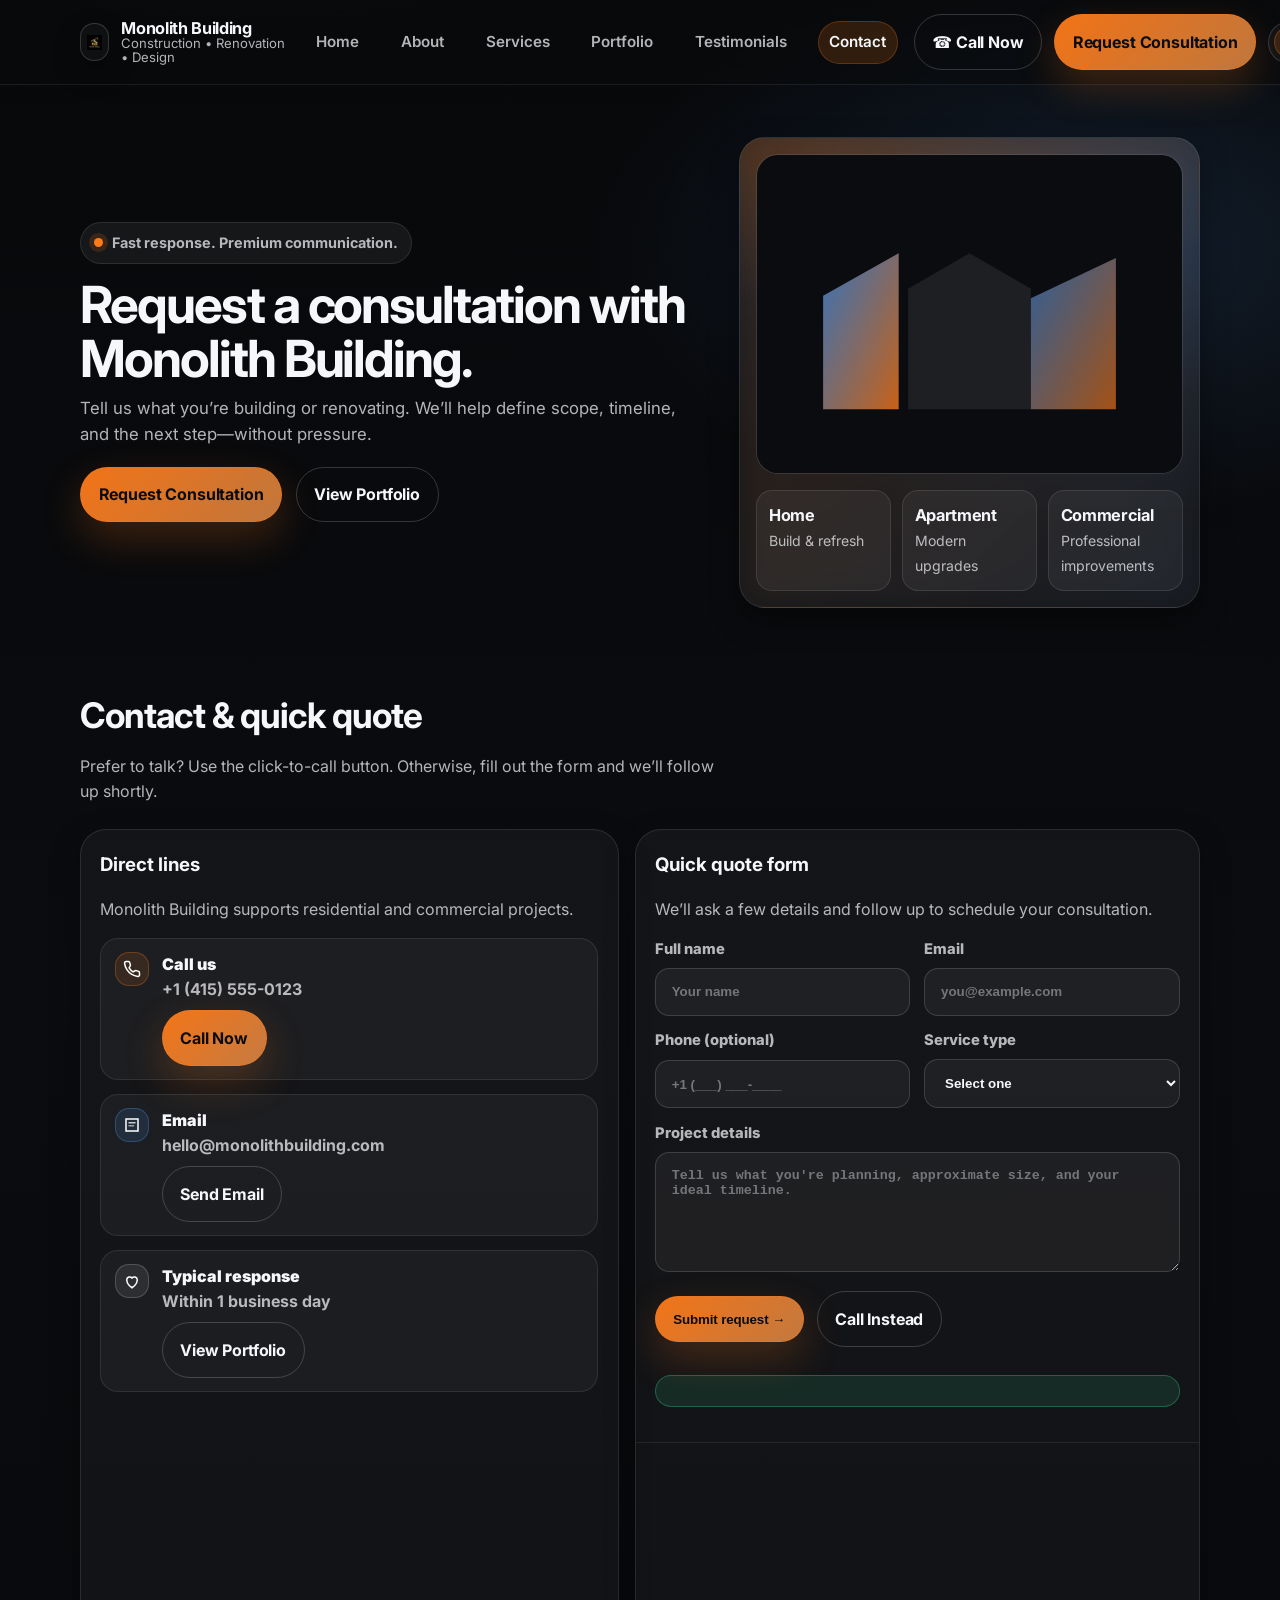
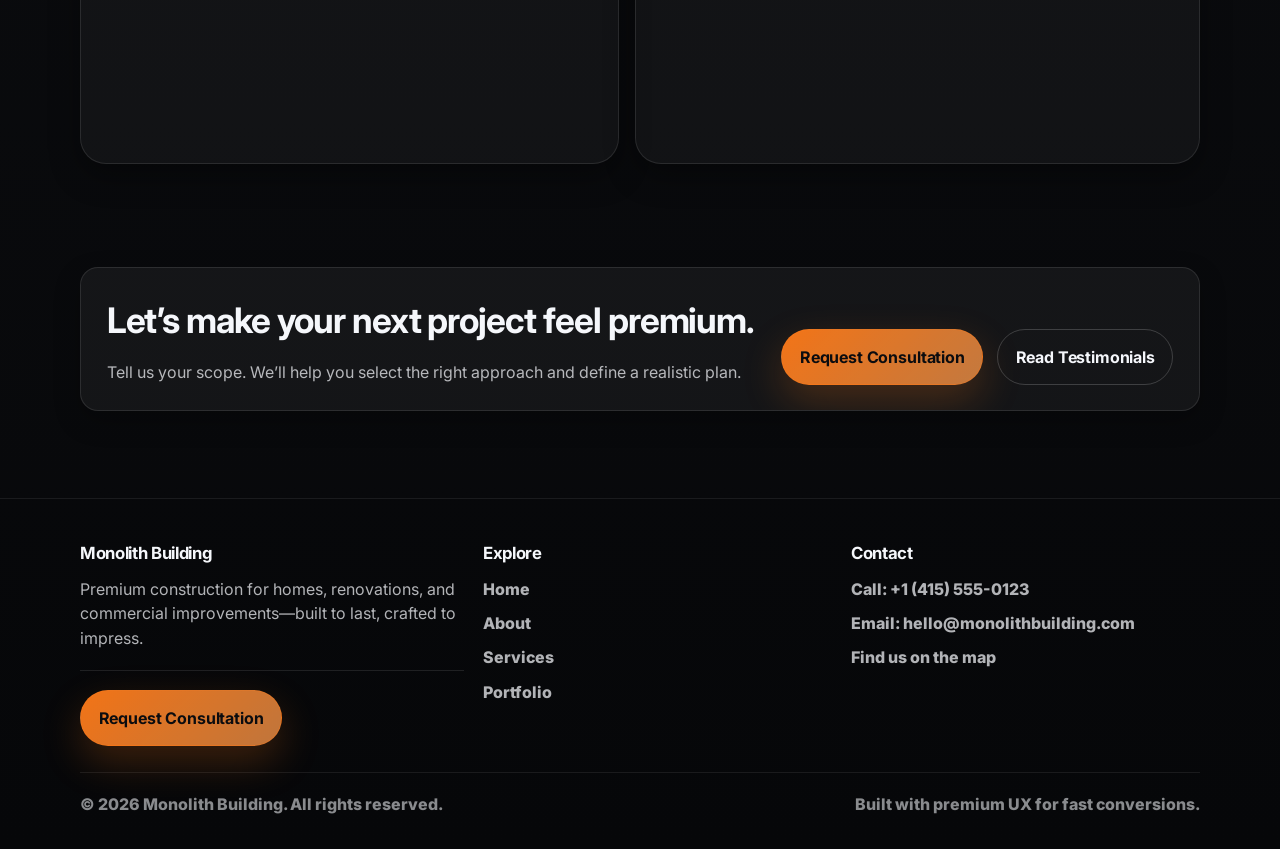
<file: contact.html>
<!doctype html>
<html lang="en">
  <head>
    <meta charset="utf-8" />
    <meta name="viewport" content="width=device-width, initial-scale=1" />
    <meta name="theme-color" content="#0b0c0f" />
    <title>Contact Monolith Building | Request a Consultation</title>
    <meta
      name="description"
      content="Request a consultation with Monolith Building. Get a quote for home construction, apartment renovations, and commercial projects—fast response and premium communication."
    />
    <meta property="og:title" content="Contact Monolith Building" />
    <meta
      property="og:description"
      content="Get a fast, no-pressure consultation. Fill out the form or call now."
    />
    <link rel="preconnect" href="https://fonts.googleapis.com" />
    <link rel="preconnect" href="https://fonts.gstatic.com" crossorigin />
    <link
      rel="stylesheet"
      href="https://fonts.googleapis.com/css2?family=Inter:wght@400;500;600;700&display=swap"
    />
    <link rel="stylesheet" href="assets/css/styles.css" />
  </head>
  <body>
    <a class="skip-link" href="#content">Skip to content</a>

    <header class="site-header" role="banner">
      <div class="container header-inner">
        <a class="brand" href="index.html" aria-label="Monolith Building home">
          <span class="brand-mark">
            <img src="assets/logo.png" alt="Monolith Building logo" loading="eager" />
          </span>
          <span class="brand-name">
            <strong>Monolith Building</strong>
            <span>Construction • Renovation • Design</span>
          </span>
        </a>

        <nav class="nav" aria-label="Primary">
          <a href="index.html" data-nav-link>Home</a>
          <a href="about.html" data-nav-link>About</a>
          <a href="services.html" data-nav-link>Services</a>
          <a href="portfolio.html" data-nav-link>Portfolio</a>
          <a href="testimonials.html" data-nav-link>Testimonials</a>
          <a href="contact.html" data-nav-link>Contact</a>
        </nav>

        <div class="header-cta">
          <a class="btn btn-ghost" href="tel:+14155550123" aria-label="Call Monolith Building">
            <span aria-hidden="true">☎</span> Call Now
          </a>
          <a class="btn btn-primary" href="#contact-form">Get a Quote</a>

          <div class="lang-switch" role="group" aria-label="Language switcher">
            <button type="button" class="lang-btn" data-lang="en">EN</button>
            <button type="button" class="lang-btn" data-lang="hy">Հայ</button>
            <button type="button" class="lang-btn" data-lang="ru">RU</button>
          </div>

          <button class="icon-btn menu-btn" type="button" aria-label="Open menu" aria-controls="mobile-drawer">
            <svg width="20" height="20" viewBox="0 0 24 24" fill="none" xmlns="http://www.w3.org/2000/svg" aria-hidden="true">
              <path d="M4 7H20" stroke="white" stroke-width="2" stroke-linecap="round"/>
              <path d="M4 12H20" stroke="white" stroke-width="2" stroke-linecap="round"/>
              <path d="M4 17H20" stroke="white" stroke-width="2" stroke-linecap="round"/>
            </svg>
          </button>
        </div>
      </div>

      <div class="mobile-drawer" id="mobile-drawer" aria-hidden="true">
        <div class="drawer-panel" role="dialog" aria-modal="true" aria-labelledby="drawer-title">
          <div class="drawer-top">
            <div class="brand-name">
              <strong id="drawer-title">Monolith Building</strong>
              <span>Premium construction, simplified.</span>
            </div>
            <button class="icon-btn drawer-close" type="button" aria-label="Close menu">
              <svg width="18" height="18" viewBox="0 0 24 24" fill="none" aria-hidden="true" xmlns="http://www.w3.org/2000/svg">
                <path d="M6 6L18 18" stroke="white" stroke-width="2" stroke-linecap="round"/>
                <path d="M18 6L6 18" stroke="white" stroke-width="2" stroke-linecap="round"/>
              </svg>
            </button>
          </div>

          <div class="drawer-links" aria-label="Mobile navigation">
            <a href="index.html" data-nav-link>Home</a>
            <a href="about.html" data-nav-link>About</a>
            <a href="services.html" data-nav-link>Services</a>
            <a href="portfolio.html" data-nav-link>Portfolio</a>
            <a href="testimonials.html" data-nav-link>Testimonials</a>
            <a href="contact.html" data-nav-link>Contact</a>
          </div>

          <div class="lang-switch" role="group" aria-label="Language switcher">
            <button type="button" class="lang-btn" data-lang="en">EN</button>
            <button type="button" class="lang-btn" data-lang="hy">Հայ</button>
            <button type="button" class="lang-btn" data-lang="ru">RU</button>
          </div>

          <div class="drawer-cta">
            <a class="btn btn-ghost" href="tel:+14155550123">
              <span aria-hidden="true">☎</span> Call Now
            </a>
            <a class="btn btn-primary" href="#contact-form">Request Consultation</a>
          </div>
        </div>
      </div>
    </header>

    <main id="content">
      <section class="hero" aria-labelledby="contact-hero">
        <div class="container hero-grid">
          <div>
            <span class="eyebrow reveal-up" data-reveal>
              <span class="eyebrow-dot" aria-hidden="true"></span> Fast response. Premium communication.
            </span>
            <h1 class="reveal-up" data-reveal id="contact-hero">Request a consultation with Monolith Building.</h1>
            <p class="reveal-up" data-reveal>
              Tell us what you’re building or renovating. We’ll help define scope, timeline, and the next step—without pressure.
            </p>
            <div class="hero-actions reveal-up" data-reveal>
              <a class="btn btn-primary" href="#contact-form">Request Consultation</a>
              <a class="btn btn-ghost" href="portfolio.html#portfolio">See Portfolio</a>
            </div>
          </div>

          <aside class="hero-media reveal-right" data-reveal>
            <div class="hero-media-inner">
              <img
                class="hero-media-img"
                loading="lazy"
                alt="Monolith Building contact premium concept"
                src="data:image/svg+xml,%3Csvg%20xmlns='http://www.w3.org/2000/svg'%20viewBox='0%200%20900%20675'%3E%3Cdefs%3E%3ClinearGradient%20id='g'%20x1='0'%20y1='0'%20x2='1'%20y2='1'%3E%3Cstop%20offset='0'%20stop-color='%2350a0ff'%20stop-opacity='.8'/%3E%3Cstop%20offset='1'%20stop-color='%23ff7a18'%20stop-opacity='.9'/%3E%3C/linearGradient%3E%3C/defs%3E%3Crect%20width='900'%20height='675'%20fill='%230b0c0f'/%3E%3Cpath%20d='M140%20540V300L300%20210V540Z'%20fill='url(%23g)'%20opacity='.86'/%3E%3Cpath%20d='M320%20540V285L450%20210L580%20285V540Z'%20fill='%23ffffff'%20opacity='.08'/%3E%3Cpath%20d='M580%20540V305L760%20220V540Z'%20fill='url(%23g)'%20opacity='.7'/%3E%3C/svg%3E"
              />
              <div class="hero-badges">
                <div class="badge" data-reveal>
                  <strong>Home</strong>
                  <span>Build & refresh</span>
                </div>
                <div class="badge" data-reveal>
                  <strong>Apartment</strong>
                  <span>Modern upgrades</span>
                </div>
                <div class="badge" data-reveal>
                  <strong>Commercial</strong>
                  <span>Professional improvements</span>
                </div>
              </div>
            </div>
          </aside>
        </div>
      </section>

      <section class="section" aria-labelledby="contact-section">
        <div class="container">
          <div class="section-top">
            <div>
              <h2 class="reveal-up" data-reveal id="contact-section">Contact & quick quote</h2>
              <p class="lead reveal-up" data-reveal>
                Prefer to talk? Use the click-to-call button. Otherwise, fill out the form and we’ll follow up shortly.
              </p>
            </div>
          </div>

          <div class="contact-grid">
            <aside class="contact-card" data-reveal>
              <div class="contact-card-inner">
                <h3 style="margin-top:0;" id="direct-lines-title">Direct lines</h3>
                <p class="muted" style="margin-top:.15rem;" id="direct-lines-sub">
                  Monolith Building supports residential and commercial projects.
                </p>

                <div class="contact-list">
                  <div class="contact-item">
                    <span class="icon" aria-hidden="true">
                      <svg width="18" height="18" viewBox="0 0 24 24" fill="none" xmlns="http://www.w3.org/2000/svg">
                        <path d="M22 16.9v3a2 2 0 0 1-2.2 2 19.8 19.8 0 0 1-8.6-3 19.5 19.5 0 0 1-6-6A19.8 19.8 0 0 1 2.1 4.2 2 2 0 0 1 4.1 2h3a2 2 0 0 1 2 1.7c.1.9.4 1.8.7 2.6a2 2 0 0 1-.5 2.1L8.1 10.6a16 16 0 0 0 5.3 5.3l2.2-1.2a2 2 0 0 1 2.1-.5c.8.3 1.7.5 2.6.7a2 2 0 0 1 1.7 2Z" stroke="white" stroke-width="2" stroke-linecap="round" stroke-linejoin="round"/>
                      </svg>
                    </span>
                    <div>
                      <strong>Call us</strong>
                      <span>+1 (415) 555-0123</span>
                      <div style="margin-top:.55rem;">
                        <a class="btn btn-primary" href="tel:+14155550123">Call Now</a>
                      </div>
                    </div>
                  </div>

                  <div class="contact-item">
                    <span class="icon" aria-hidden="true" style="background: rgba(80,160,255,.12); border-color: rgba(80,160,255,.28);">
                      <svg width="18" height="18" viewBox="0 0 24 24" fill="none" xmlns="http://www.w3.org/2000/svg">
                        <path d="M4 4h16v16H4V4Z" stroke="white" stroke-width="2"/>
                        <path d="M8 9h8" stroke="white" stroke-width="2" stroke-linecap="round" opacity=".75"/>
                        <path d="M8 13h6" stroke="white" stroke-width="2" stroke-linecap="round" opacity=".55"/>
                      </svg>
                    </span>
                    <div>
                      <strong>Email</strong>
                      <span>hello@monolithbuilding.com</span>
                      <div style="margin-top:.55rem;">
                        <a class="btn btn-ghost" href="mailto:hello@monolithbuilding.com">Send Email</a>
                      </div>
                    </div>
                  </div>

                  <div class="contact-item">
                    <span class="icon" aria-hidden="true" style="background: rgba(255,255,255,.08); border-color: rgba(255,255,255,.18);">
                      <svg width="18" height="18" viewBox="0 0 24 24" fill="none" xmlns="http://www.w3.org/2000/svg">
                        <path d="M12 21s7-4.5 7-11a4 4 0 0 0-7-2 4 4 0 0 0-7 2c0 6.5 7 11 7 11Z" stroke="white" stroke-width="2"/>
                      </svg>
                    </span>
                    <div>
                      <strong>Typical response</strong>
                      <span>Within 1 business day</span>
                      <div style="margin-top:.55rem;">
                        <a class="btn btn-ghost" href="portfolio.html#portfolio">See recent work</a>
                      </div>
                    </div>
                  </div>
                </div>
              </div>
            </aside>

            <article class="contact-card" data-reveal id="contact-card">
              <div class="contact-card-inner">
                <h3 style="margin-top:0;" id="quick-quote-title">Quick quote form</h3>
                <p class="muted" id="quick-quote-sub">We’ll ask a few details and follow up to schedule your consultation.</p>

                <form class="form" id="contact-form" autocomplete="on">
                  <div class="form-row">
                    <label>
                      <span class="label-text" id="label-fullName">Full name</span>
                      <input id="fullName" name="fullName" type="text" placeholder="Your name" required />
                      <span class="sr-only">Required</span>
                    </label>
                    <label>
                      <span class="label-text" id="label-email">Email</span>
                      <input id="email" name="email" type="email" placeholder="you@example.com" required />
                    </label>
                  </div>

                  <div class="form-row">
                    <label>
                      <span class="label-text" id="label-phone">Phone (optional)</span>
                      <input id="phone" name="phone" type="tel" placeholder="+1 (___) ___-____" />
                    </label>
                    <label>
                      <span class="label-text" id="label-service">Service type</span>
                      <select id="service" name="service" required>
                        <option value="">Select one</option>
                        <option value="Construction">Construction</option>
                        <option value="Renovation">Renovation</option>
                        <option value="Design">Design</option>
                      </select>
                    </label>
                  </div>

                  <label>
                    <span class="label-text" id="label-message">Project details</span>
                    <textarea id="message" name="message" placeholder="Tell us what you're planning, approximate size, and your ideal timeline." required minlength="12"></textarea>
                  </label>

                  <div class="form-actions">
                    <button class="btn btn-primary" type="submit" id="submit-request-btn">
                      Submit request <span aria-hidden="true">→</span>
                    </button>
                    <a class="btn btn-ghost" href="tel:+14155550123" id="call-instead-link">Call Instead</a>
                  </div>

                  <div class="success form-success" role="status" aria-live="polite"></div>
                </form>
              </div>

              <div class="map" id="map" aria-label="Map">
                <iframe
                  title="Monolith Building location map"
                  loading="lazy"
                  referrerpolicy="no-referrer-when-downgrade"
                  src="https://www.openstreetmap.org/export/embed.html?bbox=-122.522%2C37.703%2C-122.373%2C37.812&layer=mapnik&marker=37.7575%2C-122.4475"
                ></iframe>
              </div>
            </article>
          </div>
        </div>
      </section>

      <section class="section" aria-labelledby="contact-bottom-cta">
        <div class="container">
          <div class="card">
            <div class="card-pad" style="padding: 1.6rem;">
              <div class="section-top" style="margin:0;">
                <div>
                  <h2 class="reveal-up" data-reveal id="contact-bottom-cta">Let’s make your next project feel premium.</h2>
                  <p class="lead reveal-up" data-reveal style="margin-bottom:0;">
                    Tell us your scope. We’ll help you select the right approach and define a realistic plan.
                  </p>
                </div>
                <div class="hero-actions reveal-right" data-reveal>
                  <a class="btn btn-primary" href="#contact-form">Get a Quote</a>
                  <a class="btn btn-ghost" href="testimonials.html#testimonials">Read Testimonials</a>
                </div>
              </div>
            </div>
          </div>
        </div>
      </section>
    </main>

    <footer role="contentinfo">
      <div class="container footer-grid">
        <div class="footer-col">
          <h3>Monolith Building</h3>
          <p>Premium construction for homes, renovations, and commercial improvements—built to last, crafted to impress.</p>
          <div class="divider"></div>
          <a class="btn btn-primary" href="#contact-form">Request Consultation</a>
        </div>
        <div class="footer-col">
          <h3>Explore</h3>
          <div class="footer-links">
            <a href="index.html">Home</a>
            <a href="about.html">About Us</a>
            <a href="services.html">Services</a>
            <a href="portfolio.html">Portfolio</a>
          </div>
        </div>
        <div class="footer-col">
          <h3>Contact</h3>
          <div class="footer-links">
            <a href="tel:+14155550123">Call: +1 (415) 555-0123</a>
            <a href="mailto:hello@monolithbuilding.com">Email: hello@monolithbuilding.com</a>
            <a href="#map">Find us on the map</a>
          </div>
        </div>
      </div>
      <div class="container footer-bottom">
        <span>© <span id="year"></span> Monolith Building. All rights reserved.</span>
        <span>Built with premium UX for fast conversions.</span>
      </div>
    </footer>

    <script>
      document.getElementById("year").textContent = String(new Date().getFullYear());
    </script>
    <script defer src="assets/js/main.js"></script>
  </body>
</html>
</file>
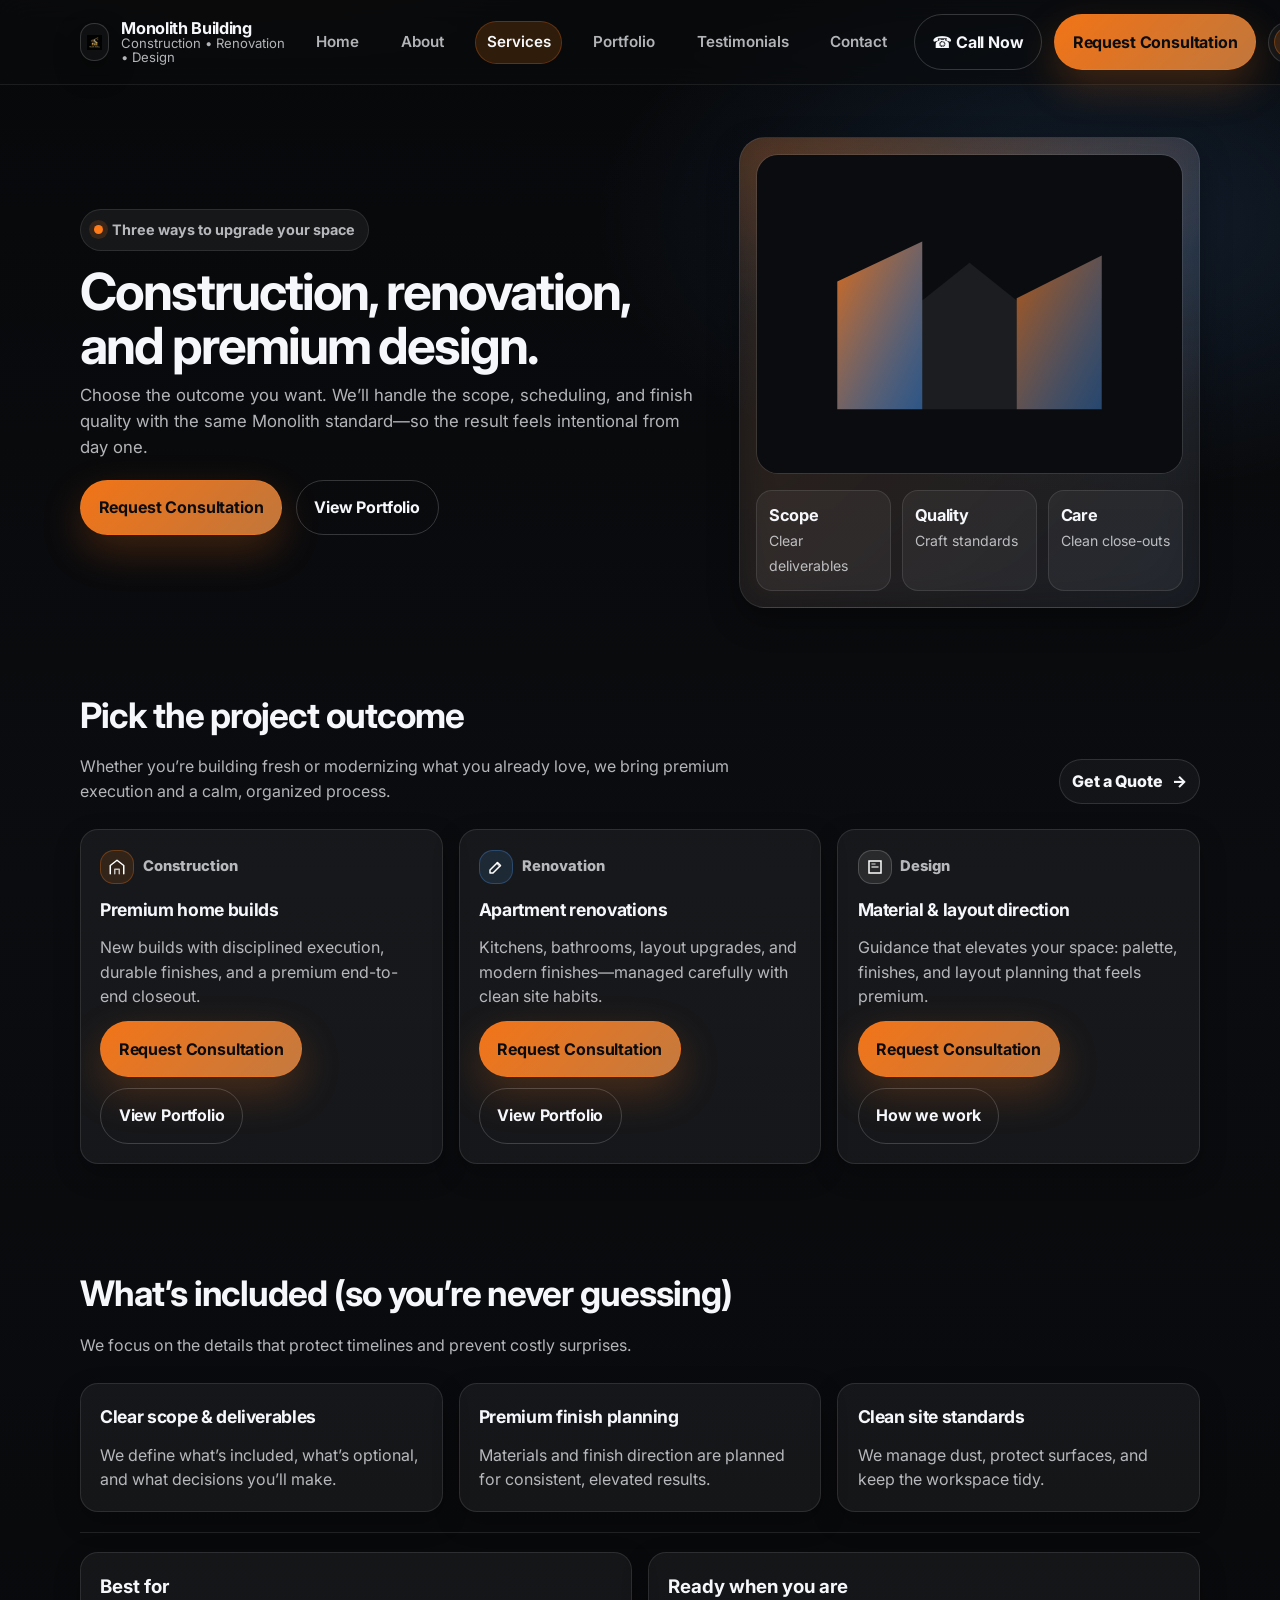
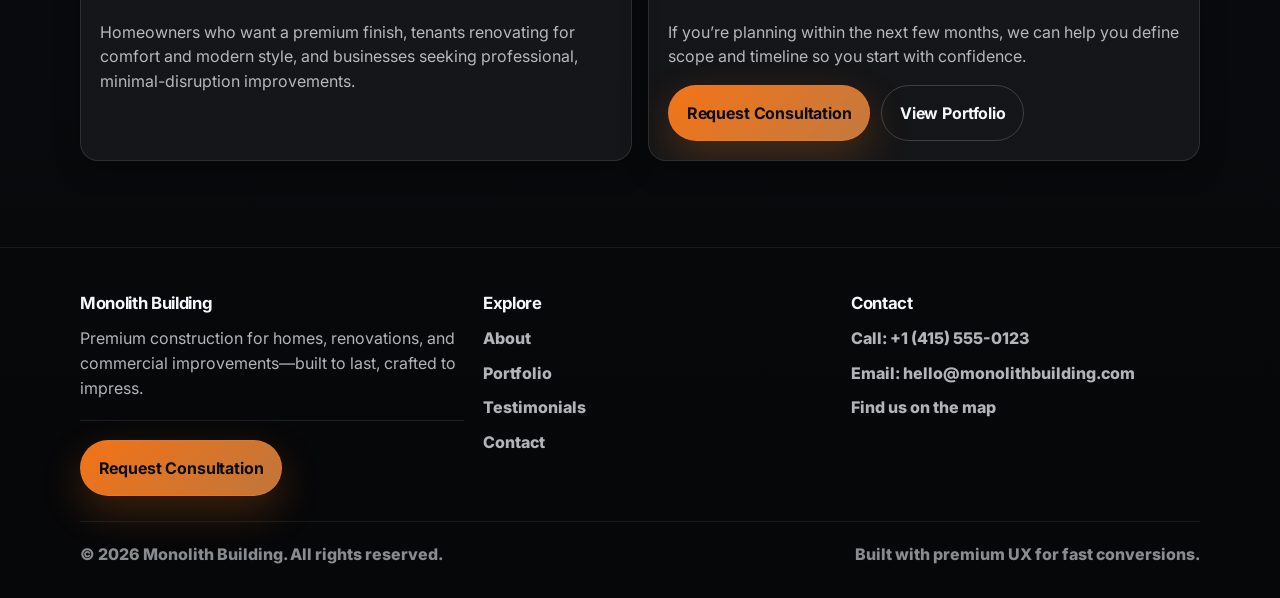
<file: services.html>
<!doctype html>
<html lang="en">
  <head>
    <meta charset="utf-8" />
    <meta name="viewport" content="width=device-width, initial-scale=1" />
    <meta name="theme-color" content="#0b0c0f" />
    <title>Services | Monolith Building</title>
    <meta
      name="description"
      content="Explore Monolith Building services: construction, apartment renovations, and design support. Premium craftsmanship, clear timelines, and white-glove communication."
    />
    <meta property="og:title" content="Monolith Building Services" />
    <meta
      property="og:description"
      content="Construction, renovations, and design direction—premium execution from scope to finish."
    />
    <link rel="preconnect" href="https://fonts.googleapis.com" />
    <link rel="preconnect" href="https://fonts.gstatic.com" crossorigin />
    <link
      rel="stylesheet"
      href="https://fonts.googleapis.com/css2?family=Inter:wght@400;500;600;700&display=swap"
    />
    <link rel="stylesheet" href="assets/css/styles.css" />
  </head>
  <body>
    <a class="skip-link" href="#content">Skip to content</a>

    <header class="site-header" role="banner">
      <div class="container header-inner">
        <a class="brand" href="index.html" aria-label="Monolith Building home">
          <span class="brand-mark">
            <img src="assets/logo.png" alt="Monolith Building logo" loading="eager" />
          </span>
          <span class="brand-name">
            <strong>Monolith Building</strong>
            <span>Construction • Renovation • Design</span>
          </span>
        </a>

        <nav class="nav" aria-label="Primary">
          <a href="index.html" data-nav-link>Home</a>
          <a href="about.html" data-nav-link>About</a>
          <a href="services.html" data-nav-link>Services</a>
          <a href="portfolio.html" data-nav-link>Portfolio</a>
          <a href="testimonials.html" data-nav-link>Testimonials</a>
          <a href="contact.html" data-nav-link>Contact</a>
        </nav>

        <div class="header-cta">
          <a class="btn btn-ghost" href="tel:+14155550123" aria-label="Call Monolith Building">
            <span aria-hidden="true">☎</span> Call Now
          </a>
          <a class="btn btn-primary" href="contact.html#contact-form">Get a Quote</a>

          <div class="lang-switch" role="group" aria-label="Language switcher">
            <button type="button" class="lang-btn" data-lang="en">EN</button>
            <button type="button" class="lang-btn" data-lang="hy">Հայ</button>
            <button type="button" class="lang-btn" data-lang="ru">RU</button>
          </div>

          <button class="icon-btn menu-btn" type="button" aria-label="Open menu" aria-controls="mobile-drawer">
            <svg width="20" height="20" viewBox="0 0 24 24" fill="none" xmlns="http://www.w3.org/2000/svg" aria-hidden="true">
              <path d="M4 7H20" stroke="white" stroke-width="2" stroke-linecap="round"/>
              <path d="M4 12H20" stroke="white" stroke-width="2" stroke-linecap="round"/>
              <path d="M4 17H20" stroke="white" stroke-width="2" stroke-linecap="round"/>
            </svg>
          </button>
        </div>
      </div>

      <div class="mobile-drawer" id="mobile-drawer" aria-hidden="true">
        <div class="drawer-panel" role="dialog" aria-modal="true" aria-labelledby="drawer-title">
          <div class="drawer-top">
            <div class="brand-name">
              <strong id="drawer-title">Monolith Building</strong>
              <span>Premium construction, simplified.</span>
            </div>
            <button class="icon-btn drawer-close" type="button" aria-label="Close menu">
              <svg width="18" height="18" viewBox="0 0 24 24" fill="none" aria-hidden="true" xmlns="http://www.w3.org/2000/svg">
                <path d="M6 6L18 18" stroke="white" stroke-width="2" stroke-linecap="round"/>
                <path d="M18 6L6 18" stroke="white" stroke-width="2" stroke-linecap="round"/>
              </svg>
            </button>
          </div>

          <div class="drawer-links" aria-label="Mobile navigation">
            <a href="index.html" data-nav-link>Home</a>
            <a href="about.html" data-nav-link>About</a>
            <a href="services.html" data-nav-link>Services</a>
            <a href="portfolio.html" data-nav-link>Portfolio</a>
            <a href="testimonials.html" data-nav-link>Testimonials</a>
            <a href="contact.html" data-nav-link>Contact</a>
          </div>

          <div class="lang-switch" role="group" aria-label="Language switcher">
            <button type="button" class="lang-btn" data-lang="en">EN</button>
            <button type="button" class="lang-btn" data-lang="hy">Հայ</button>
            <button type="button" class="lang-btn" data-lang="ru">RU</button>
          </div>

          <div class="drawer-cta">
            <a class="btn btn-ghost" href="tel:+14155550123">
              <span aria-hidden="true">☎</span> Call Now
            </a>
            <a class="btn btn-primary" href="contact.html#contact-form">Request Consultation</a>
          </div>
        </div>
      </div>
    </header>

    <main id="content">
      <section class="hero" aria-labelledby="services-hero">
        <div class="container hero-grid">
          <div>
            <span class="eyebrow reveal-up" data-reveal>
              <span class="eyebrow-dot" aria-hidden="true"></span> Three ways to upgrade your space
            </span>
            <h1 class="reveal-up" data-reveal id="services-hero">Construction, renovation, and premium design.</h1>
            <p class="reveal-up" data-reveal>
              Choose the outcome you want. We’ll handle the scope, scheduling, and finish quality with
              the same Monolith standard—so the result feels intentional from day one.
            </p>
            <div class="hero-actions reveal-up" data-reveal>
              <a class="btn btn-primary" href="contact.html#contact-form">Request Consultation</a>
              <a class="btn btn-ghost" href="portfolio.html#portfolio">See Our Portfolio</a>
            </div>
          </div>

          <aside class="hero-media reveal-right" data-reveal aria-label="Services preview image">
            <div class="hero-media-inner">
              <img
                class="hero-media-img"
                loading="lazy"
                alt="Monolith Building services premium concept image"
                src="data:image/svg+xml,%3Csvg%20xmlns='http://www.w3.org/2000/svg'%20viewBox='0%200%20900%20675'%3E%3Cdefs%3E%3ClinearGradient%20id='g'%20x1='0'%20y1='0'%20x2='1'%20y2='1'%3E%3Cstop%20offset='0'%20stop-color='%23ff7a18'%20stop-opacity='.95'/%3E%3Cstop%20offset='1'%20stop-color='%2350a0ff'%20stop-opacity='.55'/%3E%3C/linearGradient%3E%3C/defs%3E%3Crect%20width='900'%20height='675'%20fill='%230b0c0f'/%3E%3Cpath%20d='M170%20540V270L350%20185V540Z'%20fill='url(%23g)'%20opacity='.9'/%3E%3Cpath%20d='M350%20540V310L450%20230L550%20310V540Z'%20fill='%23ffffff'%20opacity='.07'/%3E%3Cpath%20d='M550%20540V305L730%20215V540Z'%20fill='url(%23g)'%20opacity='.72'/%3E%3C/svg%3E"
              />
              <div class="hero-badges" aria-label="What you get">
                <div class="badge" data-reveal>
                  <strong>Scope</strong>
                  <span>Clear deliverables</span>
                </div>
                <div class="badge" data-reveal>
                  <strong>Quality</strong>
                  <span>Craft standards</span>
                </div>
                <div class="badge" data-reveal>
                  <strong>Care</strong>
                  <span>Clean close-outs</span>
                </div>
              </div>
            </div>
          </aside>
        </div>
      </section>

      <section class="section" aria-labelledby="services" id="services">
        <div class="container">
          <div class="section-top">
            <div>
              <h2 class="reveal-up" data-reveal id="services-title">Pick the project outcome</h2>
              <p class="lead reveal-up" data-reveal>
                Whether you’re building fresh or modernizing what you already love, we bring premium
                execution and a calm, organized process.
              </p>
            </div>
            <a class="link reveal-right" href="contact.html#contact-form" data-reveal>Get a Quote <span aria-hidden="true">→</span></a>
          </div>

          <div class="grid-3">
            <article class="card card-pad card-feature" data-reveal id="construction">
              <div class="kicker">
                <span class="icon" aria-hidden="true">
                  <svg width="18" height="18" viewBox="0 0 24 24" fill="none" xmlns="http://www.w3.org/2000/svg">
                    <path d="M3 21V10L12 3l9 7v11" stroke="white" stroke-width="2" stroke-linecap="round" stroke-linejoin="round"/>
                    <path d="M9 21v-6h6v6" stroke="white" stroke-width="2" stroke-linecap="round" stroke-linejoin="round" opacity=".7"/>
                  </svg>
                </span>
                Construction
              </div>
              <h3>Premium home builds</h3>
              <p>New builds with disciplined execution, durable finishes, and a premium end-to-end closeout.</p>
              <div class="card-actions">
                <a class="btn btn-primary" href="contact.html#contact-form">Get a Quote</a>
                <a class="btn btn-ghost" href="portfolio.html#portfolio">See projects</a>
              </div>
            </article>

            <article class="card card-pad card-feature" data-reveal id="renovation">
              <div class="kicker">
                <span class="icon" aria-hidden="true" style="background: rgba(80,160,255,.12); border-color: rgba(80,160,255,.28);">
                  <svg width="18" height="18" viewBox="0 0 24 24" fill="none" xmlns="http://www.w3.org/2000/svg">
                    <path d="M4 20h4l10-10-4-4L4 16v4Z" stroke="white" stroke-width="2" stroke-linecap="round" stroke-linejoin="round"/>
                    <path d="M13 7l4 4" stroke="white" stroke-width="2" stroke-linecap="round" opacity=".7"/>
                  </svg>
                </span>
                Renovation
              </div>
              <h3>Apartment renovations</h3>
              <p>Kitchens, bathrooms, layout upgrades, and modern finishes—managed carefully with clean site habits.</p>
              <div class="card-actions">
                <a class="btn btn-primary" href="contact.html#contact-form">Request Consultation</a>
                <a class="btn btn-ghost" href="portfolio.html#portfolio">Before & after</a>
              </div>
            </article>

            <article class="card card-pad card-feature" data-reveal id="design">
              <div class="kicker">
                <span class="icon" aria-hidden="true" style="background: rgba(255,255,255,.08); border-color: rgba(255,255,255,.18);">
                  <svg width="18" height="18" viewBox="0 0 24 24" fill="none" xmlns="http://www.w3.org/2000/svg">
                    <path d="M4 20V4h16v16H4Z" stroke="white" stroke-width="2"/>
                    <path d="M8 12h8" stroke="white" stroke-width="2" stroke-linecap="round" opacity=".75"/>
                    <path d="M8 8h4" stroke="white" stroke-width="2" stroke-linecap="round" opacity=".55"/>
                  </svg>
                </span>
                Design
              </div>
              <h3>Material & layout direction</h3>
              <p>Guidance that elevates your space: palette, finishes, and layout planning that feels premium.</p>
              <div class="card-actions">
                <a class="btn btn-primary" href="contact.html#contact-form">Request Consultation</a>
                <a class="btn btn-ghost" href="about.html#process">How we work</a>
              </div>
            </article>
          </div>
        </div>
      </section>

      <section class="section" aria-labelledby="scope-details">
        <div class="container">
          <div class="section-top">
            <div>
              <h2 class="reveal-up" data-reveal id="scope-details">What’s included (so you’re never guessing)</h2>
              <p class="lead reveal-up" data-reveal>
                We focus on the details that protect timelines and prevent costly surprises.
              </p>
            </div>
          </div>

          <div class="grid-3">
            <article class="card card-pad card-feature" data-reveal>
              <h3>Clear scope & deliverables</h3>
              <p class="muted">We define what’s included, what’s optional, and what decisions you’ll make.</p>
            </article>
            <article class="card card-pad card-feature" data-reveal>
              <h3>Premium finish planning</h3>
              <p class="muted">Materials and finish direction are planned for consistent, elevated results.</p>
            </article>
            <article class="card card-pad card-feature" data-reveal>
              <h3>Clean site standards</h3>
              <p class="muted">We manage dust, protect surfaces, and keep the workspace tidy.</p>
            </article>
          </div>

          <div class="divider"></div>

          <div class="grid-2">
            <article class="card card-pad" data-reveal>
              <h3 style="margin-top:0;">Best for</h3>
              <p class="muted">
                Homeowners who want a premium finish, tenants renovating for comfort and modern style,
                and businesses seeking professional, minimal-disruption improvements.
              </p>
            </article>
            <article class="card card-pad" data-reveal>
              <h3 style="margin-top:0;">Ready when you are</h3>
              <p class="muted">
                If you’re planning within the next few months, we can help you define scope and timeline
                so you start with confidence.
              </p>
              <div class="card-actions" style="margin-top:1rem;">
                <a class="btn btn-primary" href="contact.html#contact-form">Request Consultation</a>
                <a class="btn btn-ghost" href="portfolio.html#portfolio">See real work</a>
              </div>
            </article>
          </div>
        </div>
      </section>
    </main>

    <footer role="contentinfo">
      <div class="container footer-grid">
        <div class="footer-col">
          <h3>Monolith Building</h3>
          <p>Premium construction for homes, renovations, and commercial improvements—built to last, crafted to impress.</p>
          <div class="divider"></div>
          <a class="btn btn-primary" href="contact.html#contact-form">Request Consultation</a>
        </div>
        <div class="footer-col">
          <h3>Explore</h3>
          <div class="footer-links">
            <a href="about.html">About Us</a>
            <a href="portfolio.html">Portfolio</a>
            <a href="testimonials.html">Client Testimonials</a>
            <a href="contact.html">Contact</a>
          </div>
        </div>
        <div class="footer-col">
          <h3>Contact</h3>
          <div class="footer-links">
            <a href="tel:+14155550123">Call: +1 (415) 555-0123</a>
            <a href="mailto:hello@monolithbuilding.com">Email: hello@monolithbuilding.com</a>
            <a href="contact.html#map">Find us on the map</a>
          </div>
        </div>
      </div>
      <div class="container footer-bottom">
        <span>© <span id="year"></span> Monolith Building. All rights reserved.</span>
        <span>Built with premium UX for fast conversions.</span>
      </div>
    </footer>

    <script>
      document.getElementById("year").textContent = String(new Date().getFullYear());
    </script>
    <script defer src="assets/js/main.js"></script>
  </body>
</html>
</file>
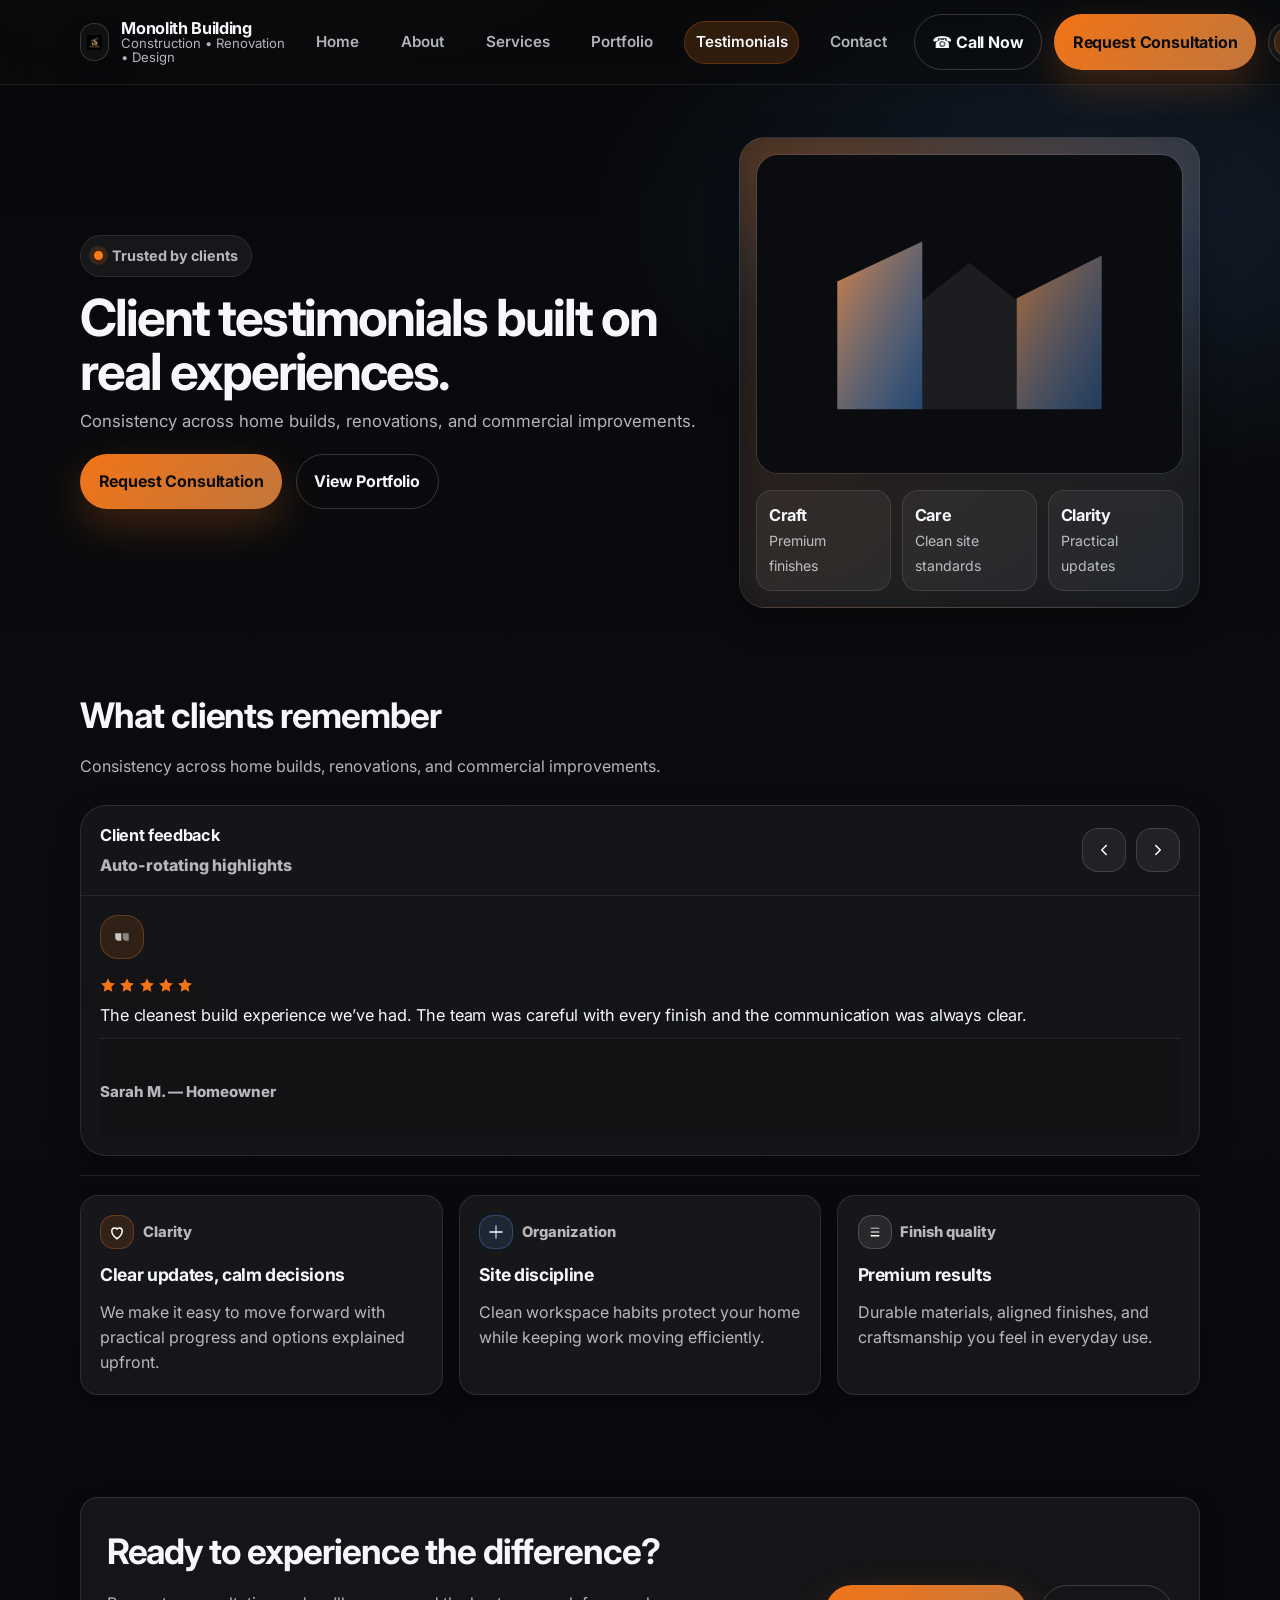
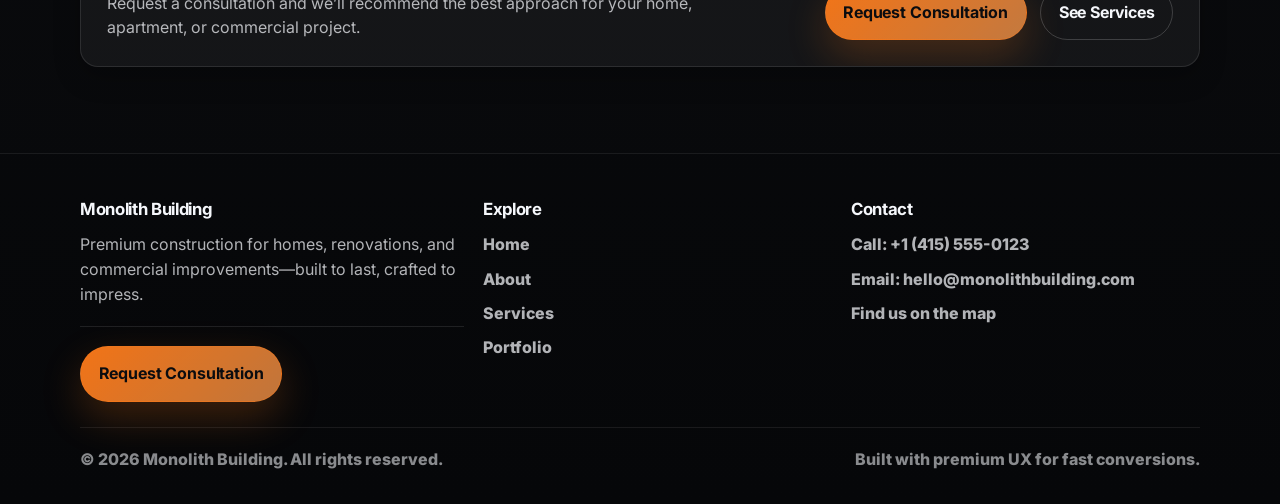
<file: testimonials.html>
<!doctype html>
<html lang="en">
  <head>
    <meta charset="utf-8" />
    <meta name="viewport" content="width=device-width, initial-scale=1" />
    <meta name="theme-color" content="#0b0c0f" />
    <title>Client Testimonials | Monolith Building</title>
    <meta
      name="description"
      content="Read client testimonials for Monolith Building. Premium home construction, apartment renovations, and commercial projects delivered with clarity and quality."
    />
    <meta property="og:title" content="Client Testimonials | Monolith Building" />
    <meta property="og:description" content="What clients say about the Monolith Building experience." />
    <link rel="preconnect" href="https://fonts.googleapis.com" />
    <link rel="preconnect" href="https://fonts.gstatic.com" crossorigin />
    <link
      rel="stylesheet"
      href="https://fonts.googleapis.com/css2?family=Inter:wght@400;500;600;700&display=swap"
    />
    <link rel="stylesheet" href="assets/css/styles.css" />
  </head>
  <body>
    <a class="skip-link" href="#content">Skip to content</a>

    <header class="site-header" role="banner">
      <div class="container header-inner">
        <a class="brand" href="index.html" aria-label="Monolith Building home">
          <span class="brand-mark">
            <img src="assets/logo.png" alt="Monolith Building logo" loading="eager" />
          </span>
          <span class="brand-name">
            <strong>Monolith Building</strong>
            <span>Construction • Renovation • Design</span>
          </span>
        </a>

        <nav class="nav" aria-label="Primary">
          <a href="index.html" data-nav-link>Home</a>
          <a href="about.html" data-nav-link>About</a>
          <a href="services.html" data-nav-link>Services</a>
          <a href="portfolio.html" data-nav-link>Portfolio</a>
          <a href="testimonials.html" data-nav-link>Testimonials</a>
          <a href="contact.html" data-nav-link>Contact</a>
        </nav>

        <div class="header-cta">
          <a class="btn btn-ghost" href="tel:+14155550123" aria-label="Call Monolith Building">
            <span aria-hidden="true">☎</span> Call Now
          </a>
          <a class="btn btn-primary" href="contact.html#contact-form">Get a Quote</a>

          <div class="lang-switch" role="group" aria-label="Language switcher">
            <button type="button" class="lang-btn" data-lang="en">EN</button>
            <button type="button" class="lang-btn" data-lang="hy">Հայ</button>
            <button type="button" class="lang-btn" data-lang="ru">RU</button>
          </div>

          <button class="icon-btn menu-btn" type="button" aria-label="Open menu" aria-controls="mobile-drawer">
            <svg width="20" height="20" viewBox="0 0 24 24" fill="none" xmlns="http://www.w3.org/2000/svg" aria-hidden="true">
              <path d="M4 7H20" stroke="white" stroke-width="2" stroke-linecap="round"/>
              <path d="M4 12H20" stroke="white" stroke-width="2" stroke-linecap="round"/>
              <path d="M4 17H20" stroke="white" stroke-width="2" stroke-linecap="round"/>
            </svg>
          </button>
        </div>
      </div>

      <div class="mobile-drawer" id="mobile-drawer" aria-hidden="true">
        <div class="drawer-panel" role="dialog" aria-modal="true" aria-labelledby="drawer-title">
          <div class="drawer-top">
            <div class="brand-name">
              <strong id="drawer-title">Monolith Building</strong>
              <span>Premium construction, simplified.</span>
            </div>
            <button class="icon-btn drawer-close" type="button" aria-label="Close menu">
              <svg width="18" height="18" viewBox="0 0 24 24" fill="none" aria-hidden="true" xmlns="http://www.w3.org/2000/svg">
                <path d="M6 6L18 18" stroke="white" stroke-width="2" stroke-linecap="round"/>
                <path d="M18 6L6 18" stroke="white" stroke-width="2" stroke-linecap="round"/>
              </svg>
            </button>
          </div>

          <div class="drawer-links" aria-label="Mobile navigation">
            <a href="index.html" data-nav-link>Home</a>
            <a href="about.html" data-nav-link>About</a>
            <a href="services.html" data-nav-link>Services</a>
            <a href="portfolio.html" data-nav-link>Portfolio</a>
            <a href="testimonials.html" data-nav-link>Testimonials</a>
            <a href="contact.html" data-nav-link>Contact</a>
          </div>

          <div class="lang-switch" role="group" aria-label="Language switcher">
            <button type="button" class="lang-btn" data-lang="en">EN</button>
            <button type="button" class="lang-btn" data-lang="hy">Հայ</button>
            <button type="button" class="lang-btn" data-lang="ru">RU</button>
          </div>

          <div class="drawer-cta">
            <a class="btn btn-ghost" href="tel:+14155550123">
              <span aria-hidden="true">☎</span> Call Now
            </a>
            <a class="btn btn-primary" href="contact.html#contact-form">Request Consultation</a>
          </div>
        </div>
      </div>
    </header>

    <main id="content">
      <section class="hero" aria-labelledby="testimonials-hero">
        <div class="container hero-grid">
          <div>
            <span class="eyebrow reveal-up" data-reveal>
              <span class="eyebrow-dot" aria-hidden="true"></span> Trusted by clients
            </span>
            <h1 class="reveal-up" data-reveal id="testimonials-hero">Client testimonials built on real experiences.</h1>
            <p class="reveal-up" data-reveal>
              Construction is personal. Here’s what people notice most—clean execution, clear communication, and results that feel premium.
            </p>
            <div class="hero-actions reveal-up" data-reveal>
              <a class="btn btn-primary" href="contact.html#contact-form">Request Consultation</a>
              <a class="btn btn-ghost" href="portfolio.html#portfolio">View Portfolio</a>
            </div>
          </div>

          <aside class="hero-media reveal-right" data-reveal>
            <div class="hero-media-inner">
              <img
                class="hero-media-img"
                loading="lazy"
                alt="Monolith Building testimonials premium concept"
                src="data:image/svg+xml,%3Csvg%20xmlns='http://www.w3.org/2000/svg'%20viewBox='0%200%20900%20675'%3E%3Cdefs%3E%3ClinearGradient%20id='g'%20x1='0'%20y1='0'%20x2='1'%20y2='1'%3E%3Cstop%20offset='0'%20stop-color='%23ff9b4d'%20stop-opacity='.92'/%3E%3Cstop%20offset='1'%20stop-color='%2350a0ff'%20stop-opacity='.45'/%3E%3C/linearGradient%3E%3C/defs%3E%3Crect%20width='900'%20height='675'%20fill='%230b0c0f'/%3E%3Cpath%20d='M170%20540V270L350%20185V540Z'%20fill='url(%23g)'%20opacity='.9'/%3E%3Cpath%20d='M350%20540V310L450%20230L550%20310V540Z'%20fill='%23ffffff'%20opacity='.07'/%3E%3Cpath%20d='M550%20540V305L730%20215V540Z'%20fill='url(%23g)'%20opacity='.72'/%3E%3C/svg%3E"
              />
              <div class="hero-badges">
                <div class="badge" data-reveal>
                  <strong>Craft</strong>
                  <span>Premium finishes</span>
                </div>
                <div class="badge" data-reveal>
                  <strong>Care</strong>
                  <span>Clean site standards</span>
                </div>
                <div class="badge" data-reveal>
                  <strong>Clarity</strong>
                  <span>Practical updates</span>
                </div>
              </div>
            </div>
          </aside>
        </div>
      </section>

      <section class="section" aria-labelledby="testimonials" id="testimonials">
        <div class="container">
          <div class="section-top">
            <div>
              <h2 class="reveal-up" data-reveal>What clients remember</h2>
              <p class="lead reveal-up" data-reveal>
                Consistency across home builds, renovations, and commercial improvements.
              </p>
            </div>
          </div>

          <div class="testimonial-wrap" data-reveal>
            <div class="carousel-top">
              <div>
                <strong style="font-size:1.02rem; letter-spacing:-.02em;">Client feedback</strong>
                <div class="muted" style="font-weight:800; margin-top:.25rem;">Auto-rotating highlights</div>
              </div>
              <div class="carousel-controls" aria-label="Carousel controls">
                <button class="carousel-btn carousel-prev" type="button" aria-label="Previous testimonial">
                  <svg width="18" height="18" viewBox="0 0 24 24" fill="none" xmlns="http://www.w3.org/2000/svg" aria-hidden="true">
                    <path d="M15 18l-6-6 6-6" stroke="white" stroke-width="2" stroke-linecap="round" stroke-linejoin="round"/>
                  </svg>
                </button>
                <button class="carousel-btn carousel-next" type="button" aria-label="Next testimonial">
                  <svg width="18" height="18" viewBox="0 0 24 24" fill="none" xmlns="http://www.w3.org/2000/svg" aria-hidden="true">
                    <path d="M9 6l6 6-6 6" stroke="white" stroke-width="2" stroke-linecap="round" stroke-linejoin="round"/>
                  </svg>
                </button>
              </div>
            </div>

            <div class="carousel-body" aria-live="polite">
              <div class="testimonial is-active">
                <div class="quote-mark" aria-hidden="true">
                  <svg width="18" height="18" viewBox="0 0 24 24" fill="none" xmlns="http://www.w3.org/2000/svg">
                    <path d="M7 17h4V7H3v6c0 2.2 1.8 4 4 4Z" fill="white" opacity=".75"/>
                    <path d="M17 17h4V7h-8v6c0 2.2 1.8 4 4 4Z" fill="white" opacity=".45"/>
                  </svg>
                </div>
                <div>
                  <div class="stars" aria-hidden="true">
                    <svg class="star" viewBox="0 0 24 24"><path d="M12 2l3.1 6.6 7.3 1.1-5.3 5.1 1.3 7.2-6.4-3.4-6.4 3.4 1.3-7.2-5.3-5.1 7.3-1.1L12 2z"/></svg>
                    <svg class="star" viewBox="0 0 24 24"><path d="M12 2l3.1 6.6 7.3 1.1-5.3 5.1 1.3 7.2-6.4-3.4-6.4 3.4 1.3-7.2-5.3-5.1 7.3-1.1L12 2z"/></svg>
                    <svg class="star" viewBox="0 0 24 24"><path d="M12 2l3.1 6.6 7.3 1.1-5.3 5.1 1.3 7.2-6.4-3.4-6.4 3.4 1.3-7.2-5.3-5.1 7.3-1.1L12 2z"/></svg>
                    <svg class="star" viewBox="0 0 24 24"><path d="M12 2l3.1 6.6 7.3 1.1-5.3 5.1 1.3 7.2-6.4-3.4-6.4 3.4 1.3-7.2-5.3-5.1 7.3-1.1L12 2z"/></svg>
                    <svg class="star" viewBox="0 0 24 24"><path d="M12 2l3.1 6.6 7.3 1.1-5.3 5.1 1.3 7.2-6.4-3.4-6.4 3.4 1.3-7.2-5.3-5.1 7.3-1.1L12 2z"/></svg>
                  </div>
                  <p>“The cleanest build experience we’ve had. The team was careful with every finish and the communication was always clear.”</p>
                  <footer>Sarah M. — Homeowner</footer>
                </div>
              </div>

              <div class="testimonial">
                <div class="quote-mark" aria-hidden="true">
                  <svg width="18" height="18" viewBox="0 0 24 24" fill="none" xmlns="http://www.w3.org/2000/svg">
                    <path d="M7 17h4V7H3v6c0 2.2 1.8 4 4 4Z" fill="white" opacity=".75"/>
                    <path d="M17 17h4V7h-8v6c0 2.2 1.8 4 4 4Z" fill="white" opacity=".45"/>
                  </svg>
                </div>
                <div>
                  <div class="stars" aria-hidden="true">
                    <svg class="star" viewBox="0 0 24 24"><path d="M12 2l3.1 6.6 7.3 1.1-5.3 5.1 1.3 7.2-6.4-3.4-6.4 3.4 1.3-7.2-5.3-5.1 7.3-1.1L12 2z"/></svg>
                    <svg class="star" viewBox="0 0 24 24"><path d="M12 2l3.1 6.6 7.3 1.1-5.3 5.1 1.3 7.2-6.4-3.4-6.4 3.4 1.3-7.2-5.3-5.1 7.3-1.1L12 2z"/></svg>
                    <svg class="star" viewBox="0 0 24 24"><path d="M12 2l3.1 6.6 7.3 1.1-5.3 5.1 1.3 7.2-6.4-3.4-6.4 3.4 1.3-7.2-5.3-5.1 7.3-1.1L12 2z"/></svg>
                    <svg class="star" viewBox="0 0 24 24"><path d="M12 2l3.1 6.6 7.3 1.1-5.3 5.1 1.3 7.2-6.4-3.4-6.4 3.4 1.3-7.2-5.3-5.1 7.3-1.1L12 2z"/></svg>
                    <svg class="star" viewBox="0 0 24 24"><path d="M12 2l3.1 6.6 7.3 1.1-5.3 5.1 1.3 7.2-6.4-3.4-6.4 3.4 1.3-7.2-5.3-5.1 7.3-1.1L12 2z"/></svg>
                  </div>
                  <p>“Our apartment looks brand new. The layout improvements and material choices feel thoughtfully coordinated.”</p>
                  <footer>Jordan T. — Tenant</footer>
                </div>
              </div>

              <div class="testimonial">
                <div class="quote-mark" aria-hidden="true">
                  <svg width="18" height="18" viewBox="0 0 24 24" fill="none" xmlns="http://www.w3.org/2000/svg">
                    <path d="M7 17h4V7H3v6c0 2.2 1.8 4 4 4Z" fill="white" opacity=".75"/>
                    <path d="M17 17h4V7h-8v6c0 2.2 1.8 4 4 4Z" fill="white" opacity=".45"/>
                  </svg>
                </div>
                <div>
                  <div class="stars" aria-hidden="true">
                    <svg class="star" viewBox="0 0 24 24"><path d="M12 2l3.1 6.6 7.3 1.1-5.3 5.1 1.3 7.2-6.4-3.4-6.4 3.4 1.3-7.2-5.3-5.1 7.3-1.1L12 2z"/></svg>
                    <svg class="star" viewBox="0 0 24 24"><path d="M12 2l3.1 6.6 7.3 1.1-5.3 5.1 1.3 7.2-6.4-3.4-6.4 3.4 1.3-7.2-5.3-5.1 7.3-1.1L12 2z"/></svg>
                    <svg class="star" viewBox="0 0 24 24"><path d="M12 2l3.1 6.6 7.3 1.1-5.3 5.1 1.3 7.2-6.4-3.4-6.4 3.4 1.3-7.2-5.3-5.1 7.3-1.1L12 2z"/></svg>
                    <svg class="star" viewBox="0 0 24 24"><path d="M12 2l3.1 6.6 7.3 1.1-5.3 5.1 1.3 7.2-6.4-3.4-6.4 3.4 1.3-7.2-5.3-5.1 7.3-1.1L12 2z"/></svg>
                    <svg class="star" viewBox="0 0 24 24"><path d="M12 2l3.1 6.6 7.3 1.1-5.3 5.1 1.3 7.2-6.4-3.4-6.4 3.4 1.3-7.2-5.3-5.1 7.3-1.1L12 2z"/></svg>
                  </div>
                  <p>“Professional, organized, and fast. They kept our site spotless and managed decisions without pressure.”</p>
                  <footer>Alex R. — Business Owner</footer>
                </div>
              </div>

              <div class="testimonial">
                <div class="quote-mark" aria-hidden="true">
                  <svg width="18" height="18" viewBox="0 0 24 24" fill="none" xmlns="http://www.w3.org/2000/svg">
                    <path d="M7 17h4V7H3v6c0 2.2 1.8 4 4 4Z" fill="white" opacity=".75"/>
                    <path d="M17 17h4V7h-8v6c0 2.2 1.8 4 4 4Z" fill="white" opacity=".45"/>
                  </svg>
                </div>
                <div>
                  <div class="stars" aria-hidden="true">
                    <svg class="star" viewBox="0 0 24 24"><path d="M12 2l3.1 6.6 7.3 1.1-5.3 5.1 1.3 7.2-6.4-3.4-6.4 3.4 1.3-7.2-5.3-5.1 7.3-1.1L12 2z"/></svg>
                    <svg class="star" viewBox="0 0 24 24"><path d="M12 2l3.1 6.6 7.3 1.1-5.3 5.1 1.3 7.2-6.4-3.4-6.4 3.4 1.3-7.2-5.3-5.1 7.3-1.1L12 2z"/></svg>
                    <svg class="star" viewBox="0 0 24 24"><path d="M12 2l3.1 6.6 7.3 1.1-5.3 5.1 1.3 7.2-6.4-3.4-6.4 3.4 1.3-7.2-5.3-5.1 7.3-1.1L12 2z"/></svg>
                    <svg class="star" viewBox="0 0 24 24"><path d="M12 2l3.1 6.6 7.3 1.1-5.3 5.1 1.3 7.2-6.4-3.4-6.4 3.4 1.3-7.2-5.3-5.1 7.3-1.1L12 2z"/></svg>
                    <svg class="star" viewBox="0 0 24 24"><path d="M12 2l3.1 6.6 7.3 1.1-5.3 5.1 1.3 7.2-6.4-3.4-6.4 3.4 1.3-7.2-5.3-5.1 7.3-1.1L12 2z"/></svg>
                  </div>
                  <p>“The finishes are exactly what we wanted. The final result feels high-end and solid.”</p>
                  <footer>Emily K. — Homeowner</footer>
                </div>
              </div>

              <div class="testimonial">
                <div class="quote-mark" aria-hidden="true">
                  <svg width="18" height="18" viewBox="0 0 24 24" fill="none" xmlns="http://www.w3.org/2000/svg">
                    <path d="M7 17h4V7H3v6c0 2.2 1.8 4 4 4Z" fill="white" opacity=".75"/>
                    <path d="M17 17h4V7h-8v6c0 2.2 1.8 4 4 4Z" fill="white" opacity=".45"/>
                  </svg>
                </div>
                <div>
                  <div class="stars" aria-hidden="true">
                    <svg class="star" viewBox="0 0 24 24"><path d="M12 2l3.1 6.6 7.3 1.1-5.3 5.1 1.3 7.2-6.4-3.4-6.4 3.4 1.3-7.2-5.3-5.1 7.3-1.1L12 2z"/></svg>
                    <svg class="star" viewBox="0 0 24 24"><path d="M12 2l3.1 6.6 7.3 1.1-5.3 5.1 1.3 7.2-6.4-3.4-6.4 3.4 1.3-7.2-5.3-5.1 7.3-1.1L12 2z"/></svg>
                    <svg class="star" viewBox="0 0 24 24"><path d="M12 2l3.1 6.6 7.3 1.1-5.3 5.1 1.3 7.2-6.4-3.4-6.4 3.4 1.3-7.2-5.3-5.1 7.3-1.1L12 2z"/></svg>
                    <svg class="star" viewBox="0 0 24 24"><path d="M12 2l3.1 6.6 7.3 1.1-5.3 5.1 1.3 7.2-6.4-3.4-6.4 3.4 1.3-7.2-5.3-5.1 7.3-1.1L12 2z"/></svg>
                    <svg class="star" viewBox="0 0 24 24"><path d="M12 2l3.1 6.6 7.3 1.1-5.3 5.1 1.3 7.2-6.4-3.4-6.4 3.4 1.3-7.2-5.3-5.1 7.3-1.1L12 2z"/></svg>
                  </div>
                  <p>“They were fast to respond, organized with scheduling, and careful around our daily routine.”</p>
                  <footer>Morgan S. — Tenant</footer>
                </div>
              </div>

              <div class="testimonial">
                <div class="quote-mark" aria-hidden="true">
                  <svg width="18" height="18" viewBox="0 0 24 24" fill="none" xmlns="http://www.w3.org/2000/svg">
                    <path d="M7 17h4V7H3v6c0 2.2 1.8 4 4 4Z" fill="white" opacity=".75"/>
                    <path d="M17 17h4V7h-8v6c0 2.2 1.8 4 4 4Z" fill="white" opacity=".45"/>
                  </svg>
                </div>
                <div>
                  <div class="stars" aria-hidden="true">
                    <svg class="star" viewBox="0 0 24 24"><path d="M12 2l3.1 6.6 7.3 1.1-5.3 5.1 1.3 7.2-6.4-3.4-6.4 3.4 1.3-7.2-5.3-5.1 7.3-1.1L12 2z"/></svg>
                    <svg class="star" viewBox="0 0 24 24"><path d="M12 2l3.1 6.6 7.3 1.1-5.3 5.1 1.3 7.2-6.4-3.4-6.4 3.4 1.3-7.2-5.3-5.1 7.3-1.1L12 2z"/></svg>
                    <svg class="star" viewBox="0 0 24 24"><path d="M12 2l3.1 6.6 7.3 1.1-5.3 5.1 1.3 7.2-6.4-3.4-6.4 3.4 1.3-7.2-5.3-5.1 7.3-1.1L12 2z"/></svg>
                    <svg class="star" viewBox="0 0 24 24"><path d="M12 2l3.1 6.6 7.3 1.1-5.3 5.1 1.3 7.2-6.4-3.4-6.4 3.4 1.3-7.2-5.3-5.1 7.3-1.1L12 2z"/></svg>
                    <svg class="star" viewBox="0 0 24 24"><path d="M12 2l3.1 6.6 7.3 1.1-5.3 5.1 1.3 7.2-6.4-3.4-6.4 3.4 1.3-7.2-5.3-5.1 7.3-1.1L12 2z"/></svg>
                  </div>
                  <p>“Everything was coordinated. Our commercial upgrade felt smooth, and the result looked premium.”</p>
                  <footer>Taylor P. — Commercial Client</footer>
                </div>
              </div>
            </div>
          </div>

          <div class="divider"></div>

          <div class="grid-3">
            <article class="card card-pad card-feature" data-reveal>
              <div class="kicker">
                <span class="icon" aria-hidden="true">
                  <svg width="18" height="18" viewBox="0 0 24 24" fill="none" xmlns="http://www.w3.org/2000/svg">
                    <path d="M12 21s7-4.5 7-11a4 4 0 0 0-7-2 4 4 0 0 0-7 2c0 6.5 7 11 7 11Z" stroke="white" stroke-width="2"/>
                  </svg>
                </span>
                Clarity
              </div>
              <h3>Clear updates, calm decisions</h3>
              <p class="muted">We make it easy to move forward with practical progress and options explained upfront.</p>
            </article>
            <article class="card card-pad card-feature" data-reveal>
              <div class="kicker">
                <span class="icon" aria-hidden="true" style="background: rgba(80,160,255,.12); border-color: rgba(80,160,255,.28);">
                  <svg width="18" height="18" viewBox="0 0 24 24" fill="none" xmlns="http://www.w3.org/2000/svg">
                    <path d="M4 12h16" stroke="white" stroke-width="2" stroke-linecap="round"/>
                    <path d="M12 4v16" stroke="white" stroke-width="2" stroke-linecap="round" opacity=".65"/>
                  </svg>
                </span>
                Organization
              </div>
              <h3>Site discipline</h3>
              <p class="muted">Clean workspace habits protect your home while keeping work moving efficiently.</p>
            </article>
            <article class="card card-pad card-feature" data-reveal>
              <div class="kicker">
                <span class="icon" aria-hidden="true" style="background: rgba(255,255,255,.08); border-color: rgba(255,255,255,.18);">
                  <svg width="18" height="18" viewBox="0 0 24 24" fill="none" xmlns="http://www.w3.org/2000/svg">
                    <path d="M7 17h10" stroke="white" stroke-width="2" stroke-linecap="round"/>
                    <path d="M7 12h10" stroke="white" stroke-width="2" stroke-linecap="round" opacity=".7"/>
                    <path d="M7 7h10" stroke="white" stroke-width="2" stroke-linecap="round" opacity=".5"/>
                  </svg>
                </span>
                Finish quality
              </div>
              <h3>Premium results</h3>
              <p class="muted">Durable materials, aligned finishes, and craftsmanship you feel in everyday use.</p>
            </article>
          </div>
        </div>
      </section>

      <section class="section" aria-labelledby="testimonials-cta">
        <div class="container">
          <div class="card">
            <div class="card-pad" style="padding: 1.6rem;">
              <div class="section-top" style="margin:0;">
                <div>
                  <h2 class="reveal-up" data-reveal id="testimonials-cta">Ready to experience the difference?</h2>
                  <p class="lead reveal-up" data-reveal style="margin-bottom:0;">
                    Request a consultation and we’ll recommend the best approach for your home, apartment, or commercial project.
                  </p>
                </div>
                <div class="hero-actions reveal-right" data-reveal>
                  <a class="btn btn-primary" href="contact.html#contact-form">Request Consultation</a>
                  <a class="btn btn-ghost" href="services.html">See Services</a>
                </div>
              </div>
            </div>
          </div>
        </div>
      </section>
    </main>

    <footer role="contentinfo">
      <div class="container footer-grid">
        <div class="footer-col">
          <h3>Monolith Building</h3>
          <p>Premium construction for homes, renovations, and commercial improvements—built to last, crafted to impress.</p>
          <div class="divider"></div>
          <a class="btn btn-primary" href="contact.html#contact-form">Request Consultation</a>
        </div>
        <div class="footer-col">
          <h3>Explore</h3>
          <div class="footer-links">
            <a href="index.html">Home</a>
            <a href="about.html">About Us</a>
            <a href="services.html">Services</a>
            <a href="portfolio.html">Portfolio</a>
          </div>
        </div>
        <div class="footer-col">
          <h3>Contact</h3>
          <div class="footer-links">
            <a href="tel:+14155550123">Call: +1 (415) 555-0123</a>
            <a href="mailto:hello@monolithbuilding.com">Email: hello@monolithbuilding.com</a>
            <a href="contact.html#map">Find us on the map</a>
          </div>
        </div>
      </div>
      <div class="container footer-bottom">
        <span>© <span id="year"></span> Monolith Building. All rights reserved.</span>
        <span>Built with premium UX for fast conversions.</span>
      </div>
    </footer>

    <script>
      document.getElementById("year").textContent = String(new Date().getFullYear());
    </script>
    <script defer src="assets/js/main.js"></script>
  </body>
</html>
</file>
<file: assets/css/styles.css>
/* Monolith Building - premium, minimal, responsive styles */
:root{
  --bg: #0b0c0f;
  --surface: #0f1116;
  --surface-2: #11141b;
  --card: rgba(255,255,255,.06);
  --card-2: rgba(255,255,255,.085);
  --text: #f5f7fb;
  --muted: rgba(245,247,251,.72);
  --muted-2: rgba(245,247,251,.55);
  --border: rgba(255,255,255,.12);
  --shadow: 0 20px 50px rgba(0,0,0,.45);
  --shadow-soft: 0 12px 30px rgba(0,0,0,.35);
  --accent: #ff7a18; /* orange accent */
  --accent-2: #ff9b4d;
  --focus: rgba(255,122,24,.35);
  --radius-xl: 26px;
  --radius-lg: 18px;
  --radius-md: 14px;
  --radius-sm: 12px;
  --container: 1120px;
}

*{ box-sizing: border-box; }
html{ scroll-behavior: smooth; }
html, body{
  overflow-x: hidden;
}
body{
  margin: 0;
  font-family: "Inter", ui-sans-serif, system-ui, -apple-system, Segoe UI, Roboto, Helvetica, Arial, "Apple Color Emoji", "Segoe UI Emoji";
  background:
    radial-gradient(900px 500px at 20% -10%, rgba(255,122,24,.18), transparent 55%),
    radial-gradient(900px 500px at 85% 10%, rgba(80,160,255,.14), transparent 55%),
    linear-gradient(180deg, #07080a 0%, var(--bg) 40%, #07080a 100%);
  color: var(--text);
  line-height: 1.55;
}

img{ max-width: 100%; display: block; }
a{ color: inherit; text-decoration: none; }

.container{
  width: min(var(--container), calc(100% - 2rem));
  margin-inline: auto;
}

.sr-only{
  position: absolute;
  width: 1px;
  height: 1px;
  padding: 0;
  margin: -1px;
  overflow: hidden;
  clip: rect(0,0,0,0);
  white-space: nowrap;
  border: 0;
}

.skip-link{
  position: absolute;
  left: 1rem;
  top: 1rem;
  z-index: 9999;
  padding: .75rem 1rem;
  border-radius: 999px;
  background: #fff;
  color: #000;
  transform: translateY(-140%);
  transition: transform .2s ease;
}
.skip-link:focus{ transform: translateY(0); }

/* Header */
.site-header{
  position: sticky;
  top: 0;
  z-index: 60;
  background: rgba(10,11,14,.55);
  backdrop-filter: blur(14px);
  border-bottom: 1px solid rgba(255,255,255,.08);
}
.header-inner{
  display: flex;
  align-items: center;
  justify-content: space-between;
  padding: .9rem 0;
  gap: 1rem;
}
.brand{
  display: flex;
  align-items: center;
  gap: .75rem;
  min-width: 210px;
}
.brand-mark{
  width: 38px;
  height: 38px;
  border-radius: 14px;
  background: rgba(255,255,255,.03);
  box-shadow: 0 12px 26px rgba(0,0,0,.35);
  display: grid;
  place-items: center;
  border: 1px solid rgba(255,255,255,.16);
  overflow: hidden;
}
.brand-mark img{
  width: 100%;
  height: 100%;
  object-fit: contain;
  padding: 6px;
}
.brand-mark svg{ filter: drop-shadow(0 8px 20px rgba(0,0,0,.35)); }
.brand-name{
  display: flex;
  flex-direction: column;
  line-height: 1.05;
}
.brand-name strong{
  font-size: 1.02rem;
  letter-spacing: -.02em;
}
.brand-name span{
  font-size: .82rem;
  color: var(--muted);
}

.nav{
  display: flex;
  gap: 1.3rem;
  align-items: center;
}
.nav a{
  color: var(--muted);
  font-weight: 600;
  font-size: .95rem;
  padding: .55rem .65rem;
  border-radius: 999px;
  transition: background .2s ease, color .2s ease, transform .2s ease;
}
.nav a:hover{
  background: rgba(255,255,255,.06);
  color: var(--text);
}
.nav a.is-active{
  background: rgba(255,122,24,.16);
  color: var(--text);
  border: 1px solid rgba(255,122,24,.25);
}

.header-cta{
  display: flex;
  gap: .75rem;
  align-items: center;
}

.lang-switch{
  display: inline-flex;
  padding: .28rem;
  gap: .28rem;
  border-radius: 999px;
  border: 1px solid rgba(255,255,255,.14);
  background: rgba(255,255,255,.04);
}
.lang-btn{
  appearance: none;
  border: 0;
  background: transparent;
  color: var(--muted);
  font-weight: 900;
  cursor: pointer;
  padding: .48rem .7rem;
  border-radius: 999px;
  transition: background .18s ease, color .18s ease, transform .18s ease, border-color .18s ease;
}
.lang-btn:hover{
  transform: translateY(-1px);
  color: var(--text);
}
.lang-btn.is-active{
  background: rgba(255,122,24,.16);
  color: var(--text);
  border: 1px solid rgba(255,122,24,.28);
}

.btn{
  display: inline-flex;
  align-items: center;
  justify-content: center;
  gap: .55rem;
  padding: .9rem 1.1rem;
  border-radius: 999px;
  border: 1px solid rgba(255,255,255,.14);
  background: rgba(255,255,255,.06);
  color: var(--text);
  font-weight: 700;
  letter-spacing: -.01em;
  transition: transform .18s ease, background .18s ease, border-color .18s ease;
  white-space: nowrap;
}
.btn:focus{ outline: 3px solid var(--focus); outline-offset: 2px; }
.btn:hover{
  transform: translateY(-1px);
  background: rgba(255,255,255,.09);
  border-color: rgba(255,255,255,.24);
}

.btn-primary{
  border: 1px solid rgba(255,122,24,.35);
  background: linear-gradient(135deg, rgba(255,122,24,.95), rgba(255,155,77,.75));
  color: #0b0c0f;
  box-shadow: 0 16px 40px rgba(255,122,24,.22);
}
.btn-primary:hover{
  background: linear-gradient(135deg, rgba(255,122,24,1), rgba(255,155,77,.85));
  border-color: rgba(255,122,24,.55);
}
.btn-ghost{
  background: transparent;
  border-color: rgba(255,255,255,.18);
  color: var(--text);
}
.btn-ghost:hover{
  background: rgba(255,255,255,.06);
}

.icon-btn{
  width: 42px;
  height: 42px;
  border-radius: 14px;
  border: 1px solid rgba(255,255,255,.14);
  background: rgba(255,255,255,.06);
  display: grid;
  place-items: center;
  transition: transform .18s ease, background .18s ease, border-color .18s ease;
}
.icon-btn:hover{ transform: translateY(-1px); background: rgba(255,255,255,.09); border-color: rgba(255,255,255,.22); }

.menu-btn{ display: none; }

/* Mobile nav */
@media (max-width: 920px){
  .nav{ display: none; }
  .menu-btn{ display: grid; }
  .header-cta .btn-ghost{ display: none; }
}

.mobile-drawer{
  display: none;
}
@media (max-width: 920px){
  .mobile-drawer{
    display: block;
    position: fixed;
    inset: 0;
    z-index: 80;
    background: rgba(0,0,0,.55);
    opacity: 0;
    pointer-events: none;
    transition: opacity .2s ease;
  }
  .mobile-drawer.is-open{
    opacity: 1;
    pointer-events: auto;
  }
  .drawer-panel{
    position: absolute;
    right: 0;
    top: 0;
    height: 100%;
    width: min(420px, 92vw);
    background: linear-gradient(180deg, rgba(16,18,24,.98) 0%, rgba(10,12,16,.98) 100%);
    border-left: 1px solid rgba(255,255,255,.1);
    transform: translateX(105%);
    transition: transform .25s ease;
    padding: 1.2rem;
  }
  .mobile-drawer.is-open .drawer-panel{ transform: translateX(0); }
  .drawer-top{
    display: flex;
    align-items: center;
    justify-content: space-between;
    margin-bottom: 1rem;
  }
  .drawer-links{
    display: flex;
    flex-direction: column;
    gap: .5rem;
    margin: 1rem 0;
  }
  .drawer-links a{
    padding: .85rem .9rem;
    border-radius: 14px;
    border: 1px solid rgba(255,255,255,.1);
    background: rgba(255,255,255,.05);
    color: var(--muted);
    font-weight: 700;
  }
  .drawer-links a.is-active{
    background: rgba(255,122,24,.16);
    border-color: rgba(255,122,24,.28);
    color: var(--text);
  }
  .drawer-cta{ display: grid; gap: .75rem; }
}

/* Hero */
.hero{
  padding: 3.2rem 0 1.8rem;
}
.hero-grid{
  display: grid;
  grid-template-columns: 1fr;
  gap: 1.3rem;
  align-items: center;
}
@media (min-width: 980px){
  .hero-grid{ grid-template-columns: 1.15fr .85fr; gap: 2.2rem; }
}
.eyebrow{
  display: inline-flex;
  align-items: center;
  gap: .6rem;
  padding: .55rem .8rem;
  border-radius: 999px;
  background: rgba(255,255,255,.06);
  border: 1px solid rgba(255,255,255,.1);
  color: var(--muted);
  font-weight: 700;
  font-size: .9rem;
}
.eyebrow-dot{
  width: 9px;
  height: 9px;
  border-radius: 50%;
  background: var(--accent);
  box-shadow: 0 0 0 5px rgba(255,122,24,.15);
}
.hero h1{
  margin: .9rem 0 .6rem;
  font-size: clamp(2.2rem, 4vw, 3.4rem);
  line-height: 1.05;
  letter-spacing: -.04em;
}
.hero p{
  margin: 0 0 1.2rem;
  color: var(--muted);
  font-size: 1.05rem;
}
.hero-actions{
  display: flex;
  gap: .85rem;
  flex-wrap: wrap;
}
.hero-media{
  border-radius: var(--radius-xl);
  border: 1px solid rgba(255,255,255,.1);
  background: radial-gradient(900px 300px at 20% 0%, rgba(255,122,24,.18), transparent 55%),
              radial-gradient(900px 400px at 85% 10%, rgba(80,160,255,.14), transparent 55%),
              rgba(255,255,255,.05);
  box-shadow: var(--shadow-soft);
  overflow: hidden;
  position: relative;
  isolation: isolate;
}
.hero-media::after{
  content: "";
  position: absolute;
  inset: -2px;
  background: linear-gradient(135deg, rgba(255,122,24,.35), rgba(80,160,255,.15));
  opacity: .35;
  filter: blur(18px);
  z-index: -1;
}
.hero-media-inner{
  padding: 1rem;
}
.hero-media-img{
  width: 100%;
  height: auto;
  aspect-ratio: 4 / 3;
  object-fit: cover;
  border-radius: 22px;
  border: 1px solid rgba(255,255,255,.12);
  background: rgba(0,0,0,.1);
}
.hero-badges{
  margin-top: 1rem;
  display: grid;
  grid-template-columns: repeat(3, minmax(0, 1fr));
  gap: .65rem;
}
.badge{
  border-radius: 16px;
  background: rgba(255,255,255,.05);
  border: 1px solid rgba(255,255,255,.1);
  padding: .75rem .75rem;
}
.badge strong{
  display: block;
  font-size: 1.02rem;
  letter-spacing: -.02em;
}
.badge span{
  color: var(--muted);
  font-size: .88rem;
}

/* Sections */
main{ padding-bottom: 2.2rem; }
.section{
  padding: 3.2rem 0;
}
.section h2{
  margin: 0;
  font-size: clamp(1.6rem, 2.8vw, 2.2rem);
  letter-spacing: -.03em;
}
.section p.lead{
  margin: .75rem 0 0;
  color: var(--muted);
  max-width: 65ch;
}
.section-top{
  display: flex;
  gap: 1rem;
  align-items: flex-end;
  justify-content: space-between;
  flex-wrap: wrap;
  margin-bottom: 1.6rem;
}

.grid-3{
  display: grid;
  grid-template-columns: 1fr;
  gap: 1rem;
}
@media (min-width: 860px){
  .grid-3{ grid-template-columns: repeat(3, minmax(0, 1fr)); }
}
.grid-2{
  display: grid;
  grid-template-columns: 1fr;
  gap: 1rem;
}
@media (min-width: 860px){
  .grid-2{ grid-template-columns: repeat(2, minmax(0, 1fr)); }
}

.card{
  border-radius: var(--radius-lg);
  border: 1px solid rgba(255,255,255,.1);
  background: rgba(255,255,255,.05);
  box-shadow: 0 10px 26px rgba(0,0,0,.25);
  overflow: hidden;
}
.card-pad{ padding: 1.2rem; }
.card:hover{
  border-color: rgba(255,255,255,.18);
}
.card-feature{
  height: 100%;
  display: flex;
  flex-direction: column;
  gap: .75rem;
}
.card-feature .kicker{
  display: inline-flex;
  align-items: center;
  gap: .55rem;
  color: var(--muted);
  font-weight: 800;
  font-size: .92rem;
}
.icon{
  width: 34px;
  height: 34px;
  border-radius: 14px;
  display: grid;
  place-items: center;
  background: rgba(255,122,24,.12);
  border: 1px solid rgba(255,122,24,.28);
}
.card-feature h3{
  margin: 0;
  font-size: 1.1rem;
  letter-spacing: -.02em;
}
.card-feature p{
  margin: 0;
  color: var(--muted);
}
.card-actions{
  margin-top: auto;
  display: flex;
  gap: .7rem;
  flex-wrap: wrap;
}
.link{
  display: inline-flex;
  align-items: center;
  gap: .55rem;
  color: var(--text);
  font-weight: 800;
  padding: .55rem .75rem;
  border-radius: 999px;
  border: 1px solid rgba(255,255,255,.12);
  background: rgba(255,255,255,.04);
  transition: transform .18s ease, background .18s ease, border-color .18s ease;
}
.link:hover{ transform: translateY(-1px); background: rgba(255,255,255,.08); border-color: rgba(255,255,255,.2); }

/* Portfolio */
.filters{
  display: flex;
  gap: .6rem;
  flex-wrap: wrap;
}
.chip{
  padding: .65rem .9rem;
  border-radius: 999px;
  border: 1px solid rgba(255,255,255,.14);
  background: rgba(255,255,255,.05);
  color: var(--muted);
  font-weight: 800;
  cursor: pointer;
  transition: transform .18s ease, background .18s ease, border-color .18s ease, color .18s ease;
}
.chip:hover{ transform: translateY(-1px); border-color: rgba(255,255,255,.25); color: var(--text); }
.chip.is-active{
  background: rgba(255,122,24,.16);
  border-color: rgba(255,122,24,.28);
  color: var(--text);
}

.portfolio-grid{
  display: grid;
  grid-template-columns: 1fr;
  gap: 1rem;
}
@media (min-width: 820px){
  .portfolio-grid{ grid-template-columns: repeat(3, minmax(0, 1fr)); }
}

.project{
  display: flex;
  flex-direction: column;
  height: 100%;
}
.project-media{
  height: 170px;
  background: rgba(255,255,255,.04);
  border-bottom: 1px solid rgba(255,255,255,.1);
  display: grid;
  place-items: center;
  position: relative;
}
.project-media::after{
  content: "";
  position: absolute;
  inset: 0;
  background: radial-gradient(700px 220px at 18% 0%, rgba(255,122,24,.22), transparent 55%),
              radial-gradient(700px 280px at 88% 12%, rgba(80,160,255,.14), transparent 55%);
  pointer-events: none;
}
.project-media img{
  position: relative;
  z-index: 1;
  width: 100%;
  height: 100%;
  object-fit: cover;
}
.project-body{
  padding: 1.1rem 1.2rem 1.2rem;
  display: flex;
  flex-direction: column;
  gap: .55rem;
  height: 100%;
}
.project-meta{
  color: var(--muted);
  font-weight: 700;
  font-size: .92rem;
  display: flex;
  flex-wrap: wrap;
  gap: .55rem;
}
.tag{
  padding: .25rem .55rem;
  border-radius: 999px;
  border: 1px solid rgba(255,255,255,.12);
  background: rgba(255,255,255,.04);
}
.project-body h3{
  margin: 0;
  font-size: 1.08rem;
  letter-spacing: -.02em;
}
.project-body p{ margin: 0; color: var(--muted); }
.project-actions{
  margin-top: auto;
  display: flex;
  gap: .7rem;
  flex-wrap: wrap;
}

/* Testimonials */
.testimonial-wrap{
  border-radius: var(--radius-xl);
  border: 1px solid rgba(255,255,255,.1);
  background: rgba(255,255,255,.04);
  overflow: hidden;
  box-shadow: var(--shadow-soft);
}
.carousel-top{
  display: flex;
  align-items: center;
  justify-content: space-between;
  gap: 1rem;
  padding: 1.1rem 1.2rem;
  border-bottom: 1px solid rgba(255,255,255,.08);
}
.carousel-controls{
  display: flex;
  gap: .6rem;
}
.carousel-btn{
  width: 44px;
  height: 44px;
  border-radius: 16px;
  border: 1px solid rgba(255,255,255,.14);
  background: rgba(255,255,255,.06);
  display: grid;
  place-items: center;
  cursor: pointer;
  transition: transform .18s ease, background .18s ease, border-color .18s ease;
}
.carousel-btn:hover{ transform: translateY(-1px); background: rgba(255,255,255,.1); border-color: rgba(255,255,255,.22); }
.carousel-btn:focus{ outline: 3px solid var(--focus); outline-offset: 2px; }
.carousel-body{
  padding: 1.2rem;
  min-height: 240px;
}
.testimonial{
  display: none;
  gap: 1rem;
  align-items: flex-start;
}
.testimonial.is-active{ display: grid; }
.quote-mark{
  width: 44px;
  height: 44px;
  border-radius: 18px;
  display: grid;
  place-items: center;
  background: rgba(255,122,24,.12);
  border: 1px solid rgba(255,122,24,.28);
}
.testimonial p{
  margin: 0;
  color: var(--text);
  font-size: 1.02rem;
  letter-spacing: -.01em;
}
.testimonial footer{
  margin-top: .6rem;
  color: var(--muted);
  font-weight: 800;
  font-size: .94rem;
}
.stars{
  display: inline-flex;
  gap: .2rem;
  margin-bottom: .6rem;
}
.star{
  width: 16px;
  height: 16px;
  fill: rgba(255,122,24,.95);
  filter: drop-shadow(0 10px 18px rgba(255,122,24,.15));
}

/* Contact */
.contact-grid{
  display: grid;
  grid-template-columns: 1fr;
  gap: 1rem;
}
@media (min-width: 980px){
  .contact-grid{ grid-template-columns: 1fr 1.05fr; }
}
.contact-card{
  border-radius: var(--radius-xl);
  border: 1px solid rgba(255,255,255,.1);
  background: rgba(255,255,255,.04);
  box-shadow: var(--shadow-soft);
  overflow: hidden;
}
.contact-card-inner{ padding: 1.2rem; }
.contact-list{
  display: grid;
  gap: .9rem;
  margin-top: .8rem;
}
.contact-item{
  display: flex;
  gap: .8rem;
  align-items: flex-start;
  padding: .8rem .85rem;
  border-radius: 18px;
  border: 1px solid rgba(255,255,255,.09);
  background: rgba(255,255,255,.04);
}
.contact-item strong{
  display: block;
  font-weight: 900;
}
.contact-item span{
  color: var(--muted);
  font-weight: 700;
}

.form{
  margin-top: .6rem;
  display: grid;
  gap: .85rem;
}
.form-row{
  display: grid;
  grid-template-columns: 1fr;
  gap: .85rem;
}
@media(min-width: 720px){
  .form-row{ grid-template-columns: 1fr 1fr; }
}
label{
  display: grid;
  gap: .45rem;
  font-weight: 800;
  color: var(--muted);
  font-size: .92rem;
}
input, select, textarea{
  width: 100%;
  padding: .95rem 1rem;
  border-radius: 14px;
  border: 1px solid rgba(255,255,255,.14);
  background: rgba(255,255,255,.05);
  color: var(--text);
  font-weight: 700;
  outline: none;
  transition: border-color .18s ease, background .18s ease;
}
textarea{ min-height: 120px; resize: vertical; }
input::placeholder, textarea::placeholder{ color: rgba(245,247,251,.4); }
input:focus, select:focus, textarea:focus{
  border-color: rgba(255,122,24,.45);
  background: rgba(255,255,255,.06);
  box-shadow: 0 0 0 4px rgba(255,122,24,.16);
}
.field-error{
  color: rgba(255,190,160,.95);
  font-weight: 900;
  font-size: .9rem;
}
.form-actions{
  display: flex;
  gap: .8rem;
  flex-wrap: wrap;
  align-items: center;
  margin-top: .35rem;
}
.success{
  margin-top: .9rem;
  padding: .95rem 1rem;
  border-radius: 18px;
  border: 1px solid rgba(64, 255, 180, .25);
  background: rgba(64, 255, 180, .1);
  color: rgba(209, 255, 234, .95);
  font-weight: 800;
}

.map{
  margin-top: 1rem;
  border-top: 1px solid rgba(255,255,255,.08);
  padding: 0;
}
.map iframe{
  width: 100%;
  height: 320px;
  border: 0;
  display: block;
  filter: saturate(.95) contrast(1.05);
}

/* Footer */
footer{
  padding: 2.6rem 0 2rem;
  border-top: 1px solid rgba(255,255,255,.08);
  background: rgba(0,0,0,.12);
}
.footer-grid{
  display: grid;
  grid-template-columns: 1fr;
  gap: 1.2rem;
}
@media(min-width: 900px){
  .footer-grid{ grid-template-columns: 1.1fr 1fr 1fr; }
}
.footer-col h3{
  margin: 0 0 .65rem;
  font-size: 1.05rem;
  letter-spacing: -.02em;
}
.footer-col p{ margin: 0; color: var(--muted); }
.footer-links{
  display: grid;
  gap: .6rem;
}
.footer-links a{
  color: var(--muted);
  font-weight: 800;
}
.footer-links a:hover{ color: var(--text); }
.footer-bottom{
  margin-top: 1.6rem;
  padding-top: 1.2rem;
  border-top: 1px solid rgba(255,255,255,.08);
  display: flex;
  flex-wrap: wrap;
  gap: .8rem;
  justify-content: space-between;
  color: var(--muted-2);
  font-weight: 800;
}

/* Extra small: reduce header overflow */
@media (max-width: 520px){
  .brand{ min-width: unset; }
  .brand-name span{ display: none; }
  .header-inner{
    align-items: flex-start;
  }
  .header-cta{
    flex-wrap: wrap;
    justify-content: flex-end;
    gap: .45rem;
  }
  /* Keep language switcher visible so users can switch without opening the drawer */
  .header-cta .lang-switch{
    padding: .18rem;
  }
  .lang-btn{
    padding: .42rem .58rem;
    font-size: .86rem;
  }
}

/* Scroll reveal */
[data-reveal]{
  opacity: 0;
  transform: translateY(14px);
  transition: opacity .6s ease, transform .6s ease;
}
.reveal-left{ transform: translateX(-14px); }
.reveal-right{ transform: translateX(14px); }
.reveal-up{ transform: translateY(14px); }
.is-visible{
  opacity: 1 !important;
  transform: translate(0) !important;
}

@media (prefers-reduced-motion: reduce){
  [data-reveal]{ transition: none; opacity: 1; transform: none; }
  .btn, .chip, .carousel-btn, .link{ transition: none; }
}

/* Small utilities */
.muted{ color: var(--muted); }
.divider{
  height: 1px;
  background: rgba(255,255,255,.1);
  margin: 1.2rem 0;
}

/* Modal (portfolio details) */
.modal{
  position: fixed;
  inset: 0;
  background: rgba(0,0,0,.6);
  z-index: 95;
  display: none;
  align-items: center;
  justify-content: center;
  padding: 1rem;
}
.modal.is-open{ display: flex; }
.modal-panel{
  width: min(820px, 100%);
  border-radius: var(--radius-xl);
  border: 1px solid rgba(255,255,255,.14);
  background: linear-gradient(180deg, rgba(16,18,24,.98) 0%, rgba(10,12,16,.98) 100%);
  box-shadow: 0 40px 120px rgba(0,0,0,.6);
  overflow: hidden;
}
.modal-head{
  display: flex;
  align-items: center;
  justify-content: space-between;
  gap: 1rem;
  padding: 1rem 1.1rem;
  border-bottom: 1px solid rgba(255,255,255,.08);
}
.modal-head strong{ font-size: 1.05rem; letter-spacing: -.02em; }
.modal-body{
  padding: 1.1rem 1.2rem 1.25rem;
}
.modal-grid{
  display: grid;
  grid-template-columns: 1fr;
  gap: 1rem;
}
@media(min-width: 820px){
  .modal-grid{ grid-template-columns: 1fr 1fr; }
}
.modal-image{
  border-radius: var(--radius-lg);
  border: 1px solid rgba(255,255,255,.1);
  overflow: hidden;
  background: rgba(255,255,255,.04);
  aspect-ratio: 4 / 3;
}
.modal-image img{ width: 100%; height: 100%; object-fit: cover; }
.modal-body p{ margin: .65rem 0 0; color: var(--muted); font-weight: 700; }
.modal-specs{
  margin-top: .7rem;
  display: grid;
  gap: .65rem;
}
.spec{
  padding: .8rem .85rem;
  border-radius: 16px;
  border: 1px solid rgba(255,255,255,.1);
  background: rgba(255,255,255,.04);
}
.spec strong{ display:block; font-size: .95rem; }
.spec span{ color: var(--muted); font-weight: 800; font-size: .92rem; }
</file>
